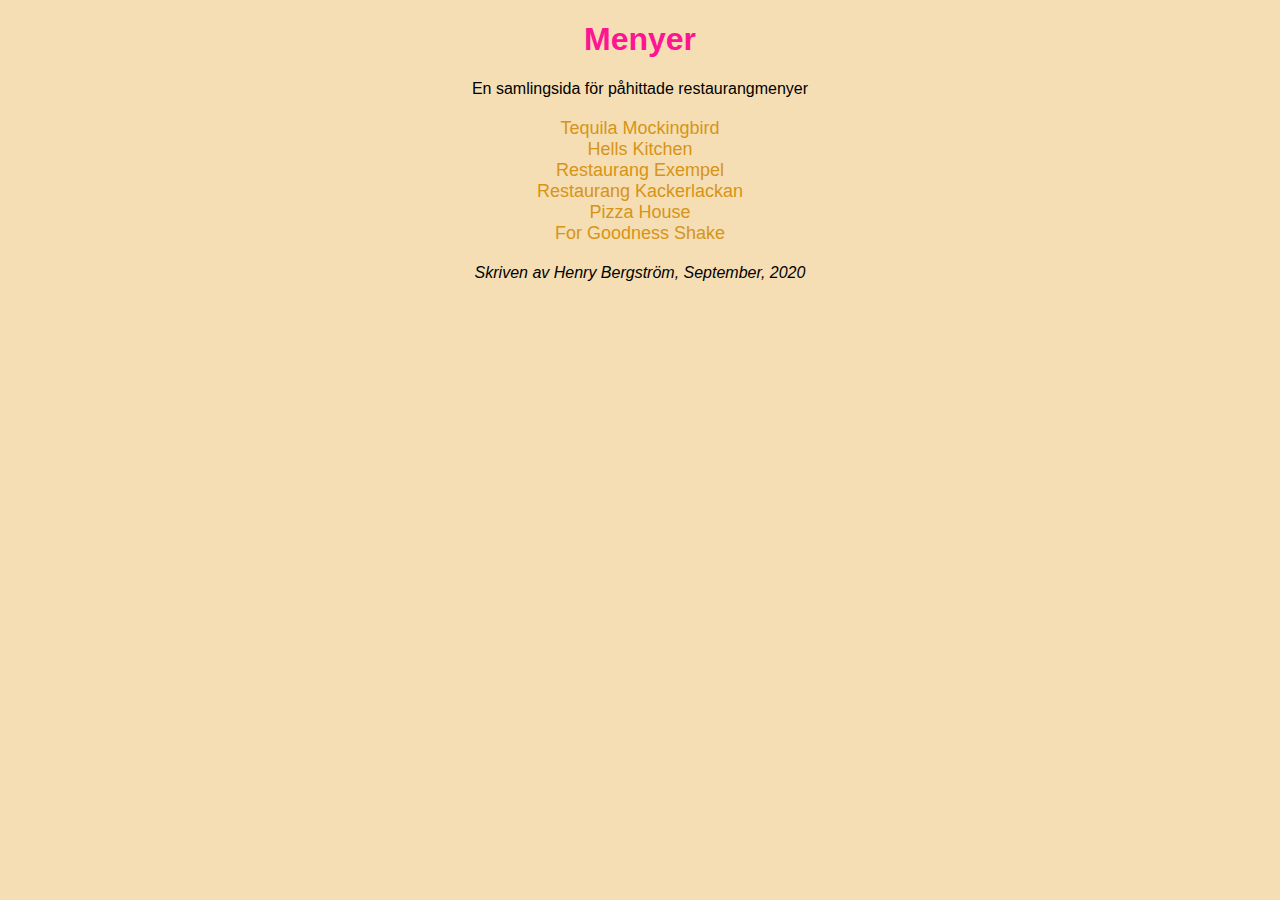
<file: index.html>
<!DOCTYPE html>
<html lang="en">
    <head>
        <meta charset="UTF-8" />
        <meta name="viewport" content="width=device-width, initial-scale=1.0" />
        <link rel="stylesheet" href="style.css" />
        <title>Glimåkra Webbutvecklare Restaurangmenyer</title>
    </head>
    <body>
        <header>
            <h1>Menyer</h1>
            <p>En samlingsida för påhittade restaurangmenyer</p>
        </header>
        <main>
            <ul>
                <li>
                    <a href="menyer/tequilaMockingbird/index.html">Tequila Mockingbird</a>
                </li>
                <li>
                    <a href="menyer/hellskitchen/index.html">Hells Kitchen</a>
                </li>
                <li>
                    <a href="menyer/exempel/index.html">Restaurang Exempel</a>
                </li>
                <li>
                  <a href="menyer/kackerlackan/index.html">Restaurang Kackerlackan</a>
                </li>
                 <li>
                    <a href="menyer/pizza_house/pizza_house.html">Pizza House</a>
                </li>
                <li>
                    <a href="menyer/for_goodness_shake/index.html">For Goodness Shake</a>
                </li>
            </ul>
        </main>
        <footer>
            <cite>Skriven av Henry Bergström, September, 2020</cite>
        </footer>
    </body>
</html>
</file>
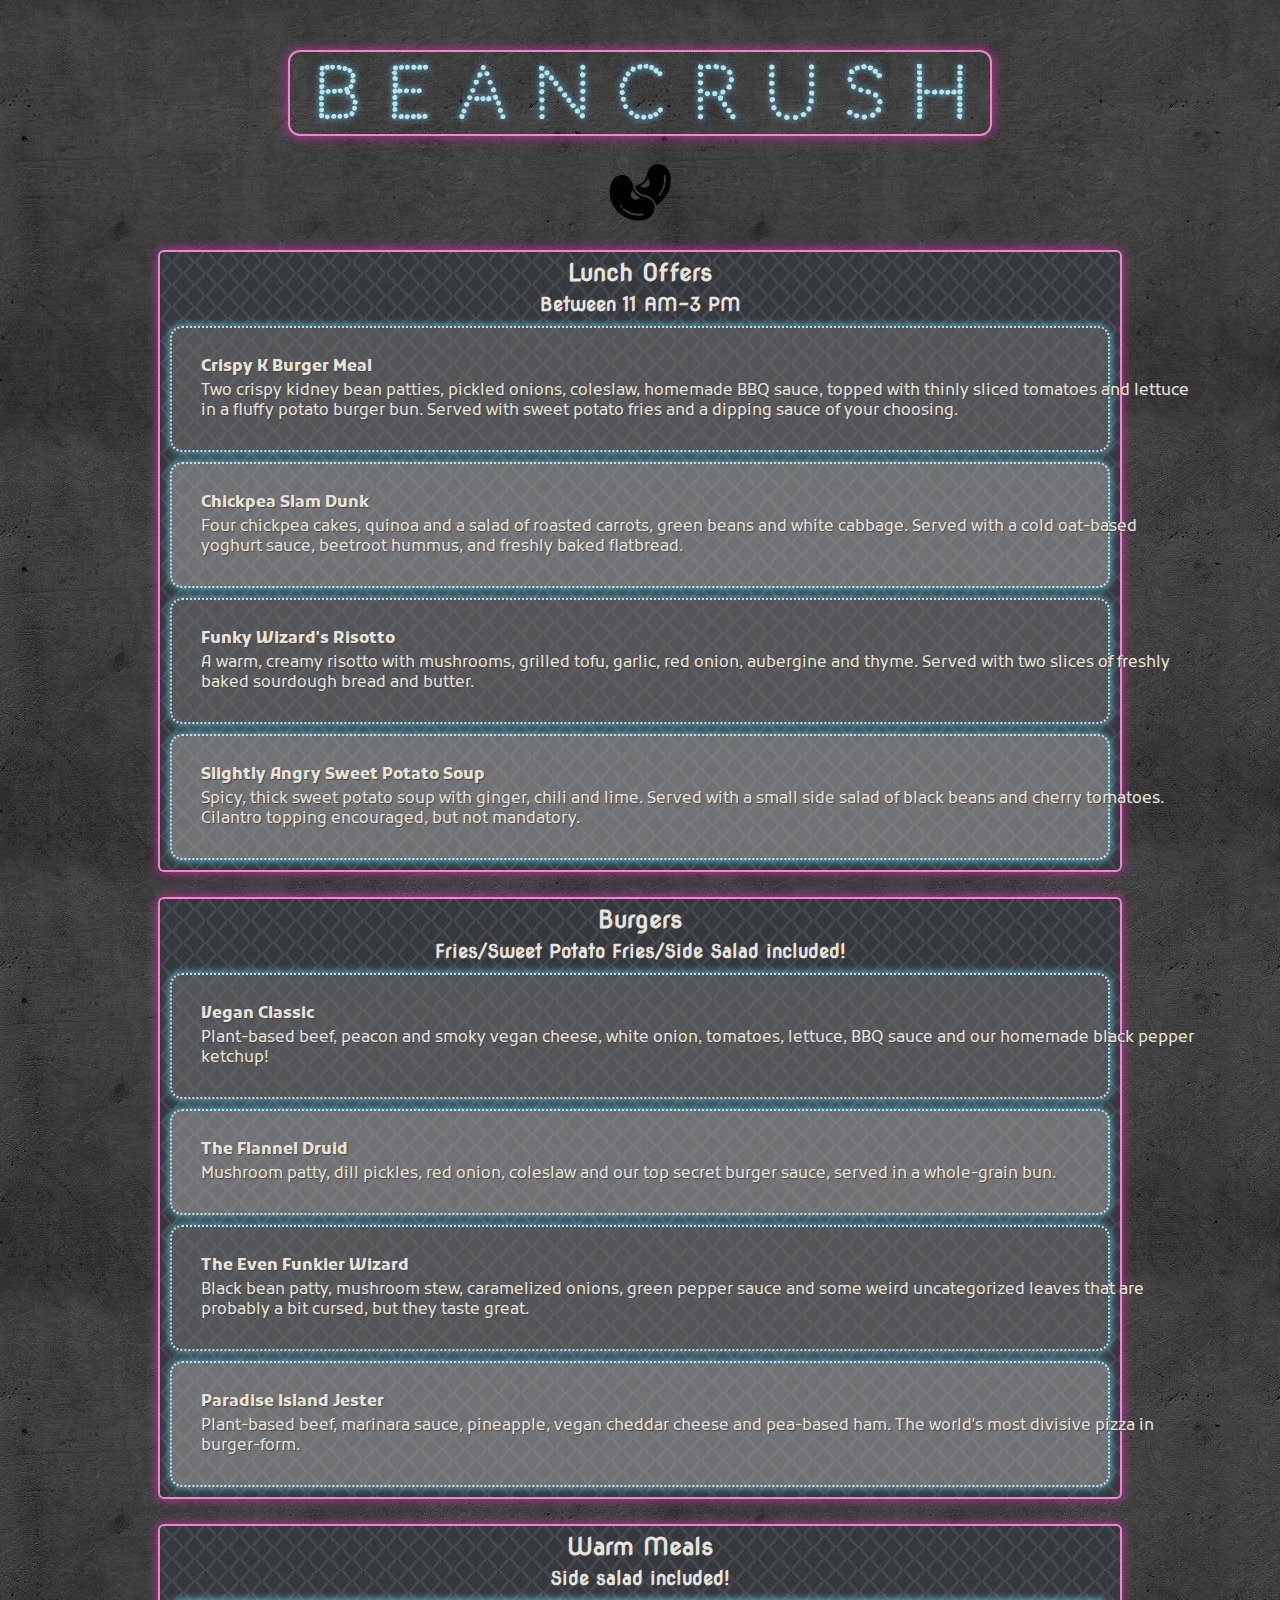
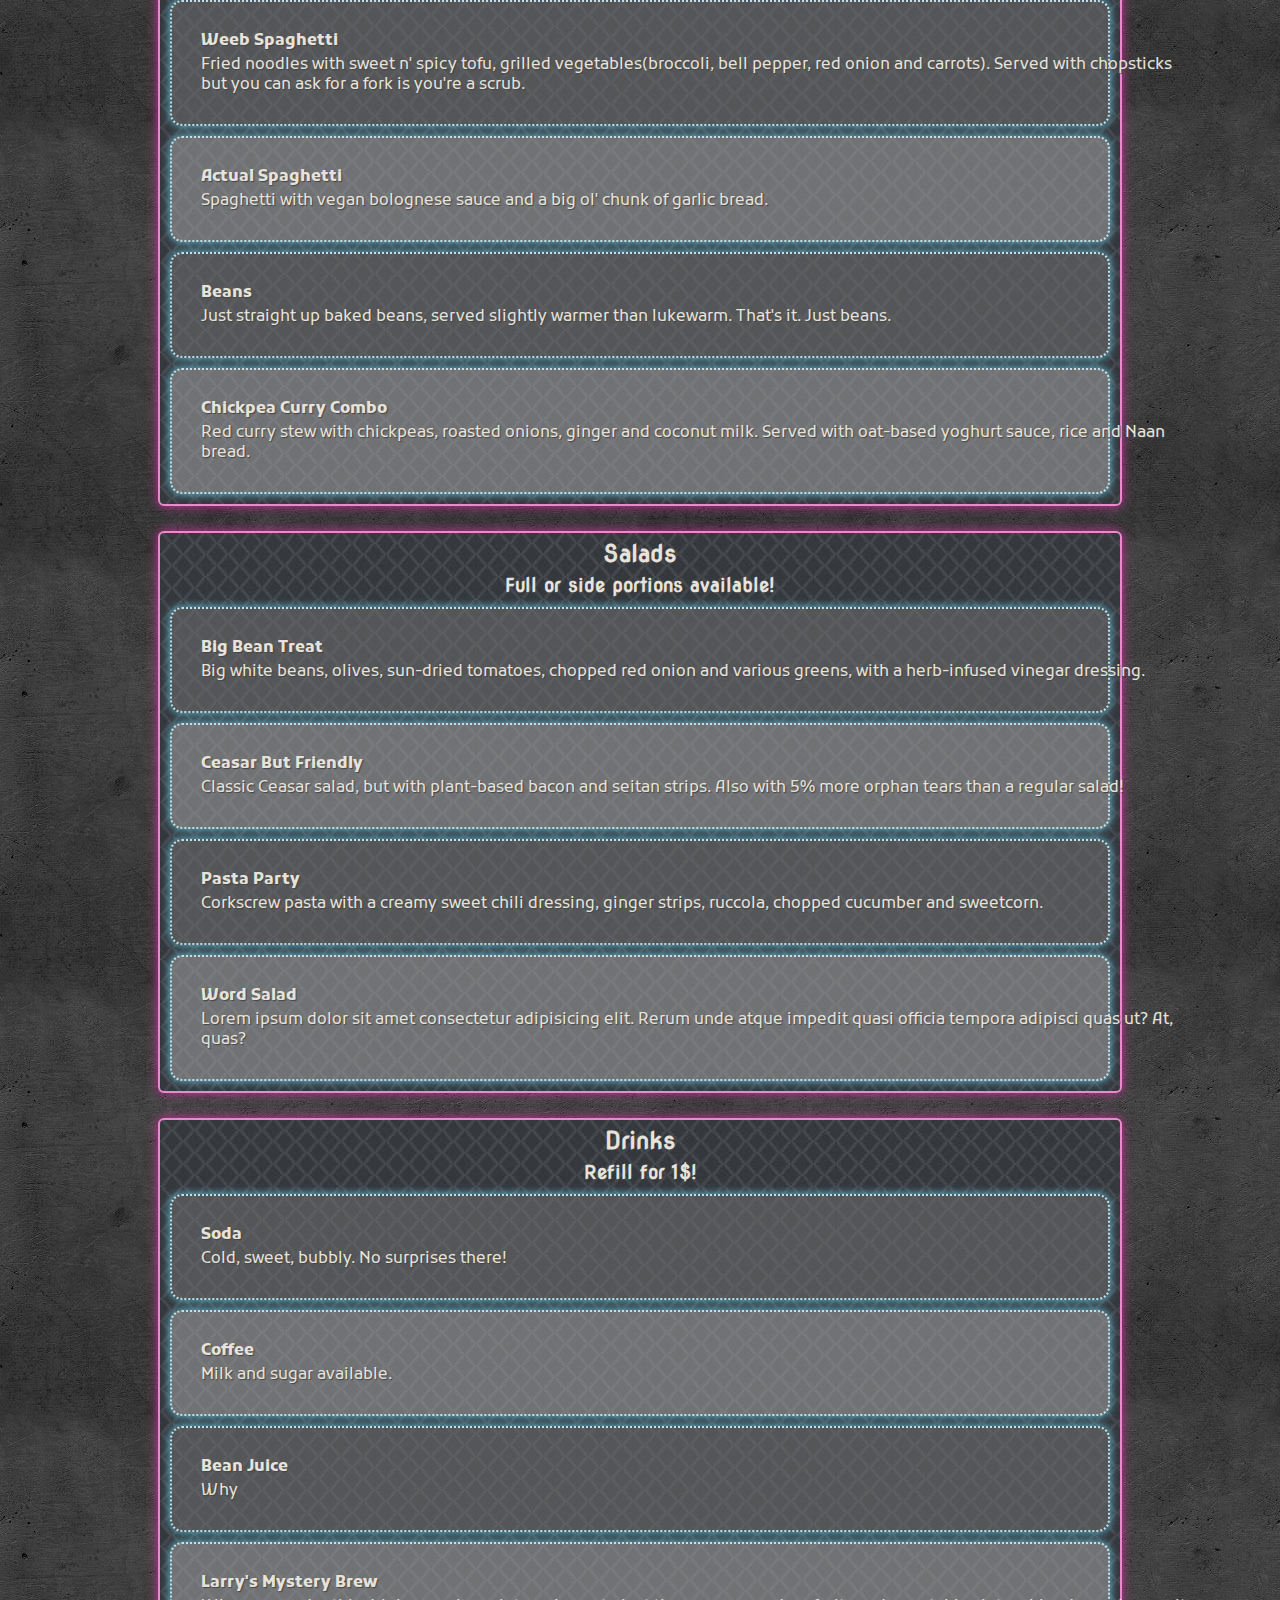
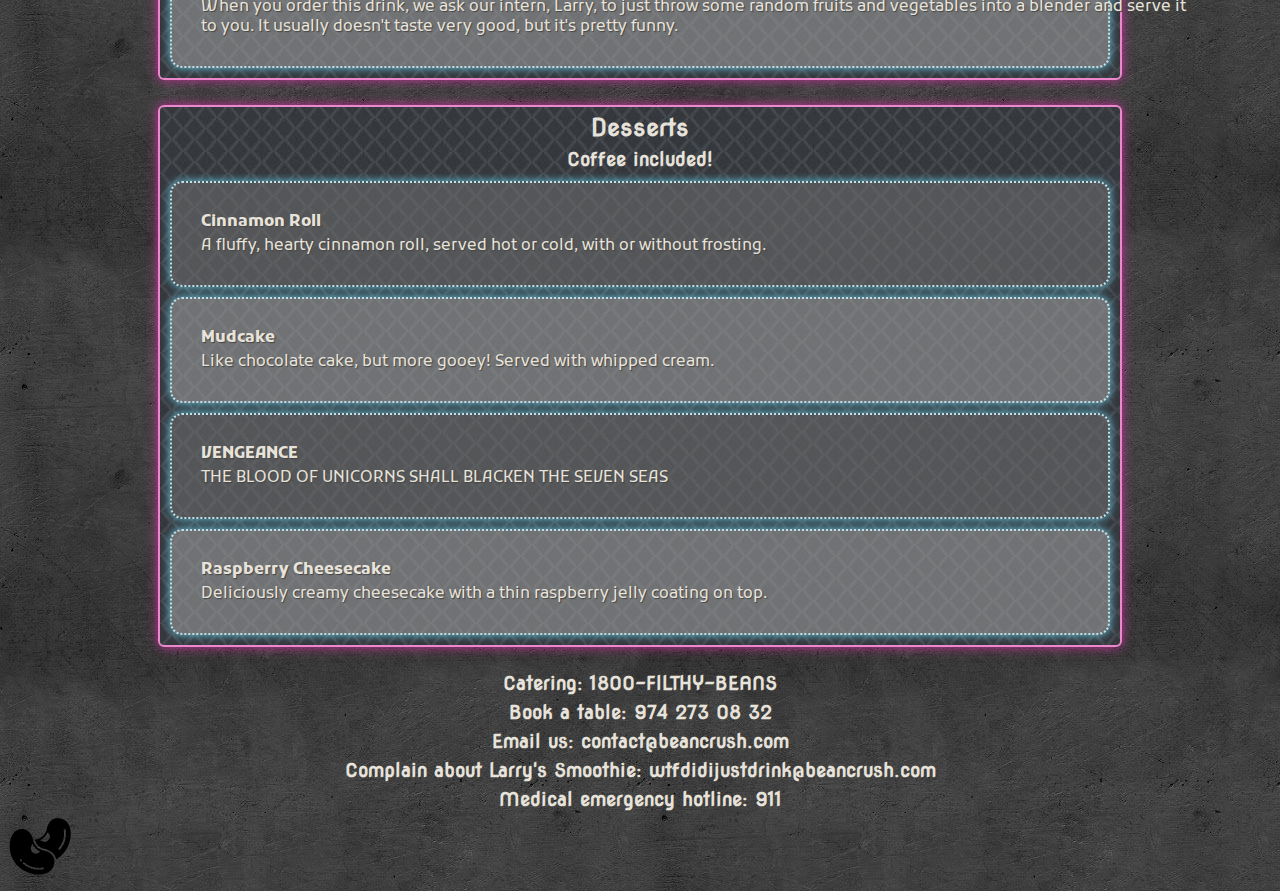
<file: menyer/beancrush/index.html>
<!DOCTYPE html>
<html lang="en">
<head>
    <meta charset="UTF-8">
    <meta name="viewport" content="width=device-width, initial-scale=1.0">
    <title>Beancrush: Menu</title>
    <link rel="stylesheet" href="beancrush_style.css">
</head>
<body>
    <header>
        <div id="header_label">
            <h1>B E A N C R U S H</h1>
        </div>
        <div id="header_image">
            <img src="img_beans.png" alt="Beancrush logo" width="64">
        </div>
    </header>
    <section>
        <div>
            <h2>Lunch Offers</h2>
            <h3>Between 11 AM-3 PM</h3>
        </div>
        <div>
            <div class="food_item_1">
                <h4>Crispy K Burger Meal</h4>
                <p>Two crispy kidney bean patties, pickled onions, coleslaw, homemade BBQ sauce, topped with thinly sliced tomatoes and lettuce in a fluffy potato burger bun. Served with sweet potato fries and a dipping sauce of your choosing.</p>
                <h4 class="price"></h4>
            </div>
            <div class="food_item_2">
                <h4>Chickpea Slam Dunk</h4>
                <p>Four chickpea cakes, quinoa and a salad of roasted carrots, green beans and white cabbage. Served with a cold oat-based yoghurt sauce, beetroot hummus, and freshly baked flatbread.</p>
                <h4 class="price"></h4>
            </div>
            <div class="food_item_1">
                <h4>Funky Wizard's Risotto</h4>
                <p>A warm, creamy risotto with mushrooms, grilled tofu, garlic, red onion, aubergine and thyme. Served with two slices of freshly baked sourdough bread and butter.</p>
                <h4 class="price"></h4>
            </div>
            <div class="food_item_2">
                <h4>Slightly Angry Sweet Potato Soup</h4>
                <p>Spicy, thick sweet potato soup with ginger, chili and lime. Served with a small side salad of black beans and cherry tomatoes. Cilantro topping encouraged, but not mandatory.</p>
                <h4 class="price"></h4>
            </div>
        </div>
    </section>
    <section>
        <div>
            <h2>Burgers</h2>
            <h3>Fries/Sweet Potato Fries/Side Salad included!</h3>
        </div>
        <div>
            <div class="food_item_1">
                <h4>Vegan Classic</h4>
                <p>Plant-based beef, peacon and smoky vegan cheese, white onion, tomatoes, lettuce, BBQ sauce and our homemade black pepper ketchup!</p>
                <h4 class="price"></h4>
            </div>
            <div class="food_item_2">
                <h4>The Flannel Druid</h4>
                <p>Mushroom patty, dill pickles, red onion, coleslaw and our top secret burger sauce, served in a whole-grain bun.</p>
                <h4 class="price"></h4>
            </div>
            <div class="food_item_1">
                <h4>The Even Funkier Wizard</h4>
                <p>Black bean patty, mushroom stew, caramelized onions, green pepper sauce and some weird uncategorized leaves that are probably a bit cursed, but they taste great.</p>
                <h4 class="price"></h4>
            </div>
            <div class="food_item_2">
                <h4>Paradise Island Jester</h4>
                <p>Plant-based beef, marinara sauce, pineapple, vegan cheddar cheese and pea-based ham. The world's most divisive pizza in burger-form.</p>
                <h4 class="price"></h4>
            </div>
        </div>
    </section>
    <section>
        <div>
            <h2>Warm Meals</h2>
            <h3>Side salad included!</h3>
        </div>
        <div>
            <div class="food_item_1">
                <h4>Weeb Spaghetti</h4>
                <p>Fried noodles with sweet n' spicy tofu, grilled vegetables(broccoli, bell pepper, red onion and carrots). Served with chopsticks but you can ask for a fork is you're a scrub.</p>
                <h4 class="price"></h4>
            </div>
            <div class="food_item_2">
                <h4>Actual Spaghetti</h4>
                <p>Spaghetti with vegan bolognese sauce and a big ol' chunk of garlic bread.</p>
                <h4 class="price"></h4>
            </div>
            <div class="food_item_1">
                <h4>Beans</h4>
                <p>Just straight up baked beans, served slightly warmer than lukewarm. That's it. Just beans.</p>
                <h4 class="price"></h4>
            </div>
            <div class="food_item_2">
                <h4>Chickpea Curry Combo</h4>
                <p>Red curry stew with chickpeas, roasted onions, ginger and coconut milk. Served with oat-based yoghurt sauce, rice and Naan bread.</p>
                <h4 class="price"></h4>
            </div>
        </div>
    </section>
    <section>
        <div>
            <h2>Salads</h2>
            <h3>Full or side portions available!</h3>
        </div>
        <div>
            <div class="food_item_1">
                <h4>Big Bean Treat</h4>
                <p>Big white beans, olives, sun-dried tomatoes, chopped red onion and various greens, with a herb-infused vinegar dressing.</p>
                <h4 class="price"></h4>
            </div>
            <div class="food_item_2">
                <h4>Ceasar But Friendly</h4>
                <p>Classic Ceasar salad, but with plant-based bacon and seitan strips. Also with 5% more orphan tears than a regular salad!</p>
                <h4 class="price"></h4>
            </div>
            <div class="food_item_1">
                <h4>Pasta Party</h4>
                <p>Corkscrew pasta with a creamy sweet chili dressing, ginger strips, ruccola, chopped cucumber and sweetcorn.</p>
                <h4 class="price"></h4>
            </div>
            <div class="food_item_2">
                <h4>Word Salad</h4>
                <p>Lorem ipsum dolor sit amet consectetur adipisicing elit. Rerum unde atque impedit quasi officia tempora adipisci quas ut? At, quas?</p>
                <h4 class="price"></h4>
            </div>
        </div>
    </section>
    <section>
        <div>
            <h2>Drinks</h2>
            <h3>Refill for 1$!</h3>
        </div>
        <div>
            <div class="food_item_1">
                <h4>Soda</h4>
                <p>Cold, sweet, bubbly. No surprises there!</p>
                <h4 class="price"></h4>
            </div>
            <div class="food_item_2">
                <h4>Coffee</h4>
                <p>Milk and sugar available.</p>
                <h4 class="price"></h4>
            </div>
            <div class="food_item_1">
                <h4>Bean Juice</h4>
                <p>Why</p>
                <h4 class="price"></h4>
            </div>
            <div class="food_item_2">
                <h4>Larry's Mystery Brew</h4>
                <p>When you order this drink, we ask our intern, Larry, to just throw some random fruits and vegetables into a blender and serve it to you. It usually doesn't taste very good, but it's pretty funny.</p>
                <h4 class="price"></h4>
            </div>
        </div>
    </section>
    <section>
        <div>
            <h2>Desserts</h2>
            <h3>Coffee included!</h3>
        </div>
        <div>
            <div class="food_item_1">
                <h4>Cinnamon Roll</h4>
                <p>A fluffy, hearty cinnamon roll, served hot or cold, with or without frosting.</p>
                <h4 class="price"></h4>
            </div>
            <div class="food_item_2">
                <h4>Mudcake</h4>
                <p>Like chocolate cake, but more gooey! Served with whipped cream.</p>
                <h4 class="price"></h4>
            </div>
            <div class="food_item_1">
                <h4>VENGEANCE</h4>
                <p>THE BLOOD OF UNICORNS SHALL BLACKEN THE SEVEN SEAS</p>
                <h4 class="price"></h4>
            </div>
            <div class="food_item_2">
                <h4>Raspberry Cheesecake</h4>
                <p>Deliciously creamy cheesecake with a thin raspberry jelly coating on top.</p>
                <h4 class="price"></h4>
            </div>
        </div>
    </section>
    <footer>
        <div>
            <h3>Catering: 1800-FILTHY-BEANS</h3>
            <h3>Book a table: 974 273 08 32</h3>
            <h3>Email us: contact@beancrush.com</h3>
            <h3>Complain about Larry's Smoothie: wtfdidijustdrink@beancrush.com</h3>
            <h3>Medical emergency hotline: 911</h3>
        </div>
        <div>
            <img src="img_beans.png" alt="Beancrush Logo" width="64">
        </div>
    </footer>
</body>
</html>
</file>
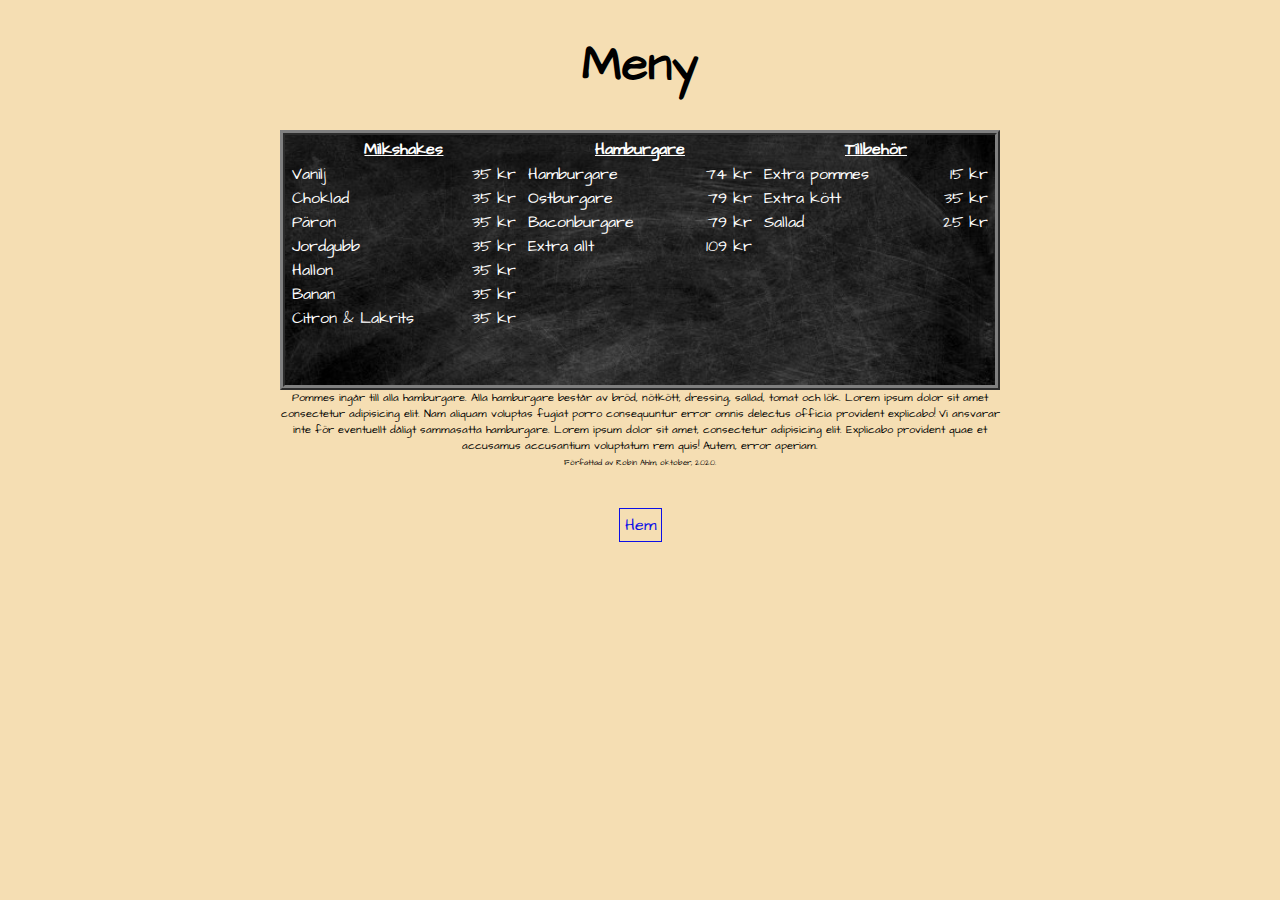
<file: menyer/for_goodness_shake/index.html>
<!DOCTYPE html>
<html lang="sv">

<head>
    <meta charset="UTF-8">
    <meta name="viewport" content="width=device-width, initial-scale=1.0">
    <title>For Goodness Shake Meny</title>
    <link rel="stylesheet" href="style.css">
    <link href="https://fonts.googleapis.com/css2?family=Architects+Daughter&display=swap" rel="stylesheet">
<style> 

</style>
</head>

<body>
    <main>
        <h1>Meny</h1>
        <section class="menu">
            <table>
                <tr>
                    <th colspan="2">Milkshakes</th>
                    <th colspan="2">Hamburgare</th>
                    <th colspan="2">Tillbehör</th>
                </tr>
                <tr>
                    <td>Vanilj</td>
                    <td>35 kr</td>
                    <td>Hamburgare</td>
                    <td>74 kr</td>
                    <td>Extra pommes</td>
                    <td>15 kr</td>
                </tr>
                <tr>
                    <td>Choklad</td>
                    <td>35 kr</td>
                    <td>Ostburgare</td>
                    <td>79 kr</td>
                    <td>Extra kött</td>
                    <td>35 kr</td>
                </tr>
                <tr>
                    <td>Päron</td>
                    <td>35 kr</td>
                    <td>Baconburgare</td>
                    <td>79 kr</td>
                    <td>Sallad</td>
                    <td>25 kr</td>
                </tr>
                <tr>
                    <td>Jordgubb</td>
                    <td>35 kr</td>
                    <td>Extra allt</td>
                    <td>109 kr</td>
                </tr>
                <tr>
                    <td>Hallon</td>
                    <td>35 kr</td>
                </tr>
                <tr>
                    <td>Banan</td>
                    <td>35 kr</td>
                </tr>
                <tr>
                    <td>Citron & Lakrits</td>
                    <td>35 kr</td>
                </tr>
            </table>
        </section>
        <p class="fine-print">
            Pommes ingår till alla hamburgare. Alla hamburgare består av bröd, nötkött, dressing, sallad, tomat och lök. Lorem ipsum dolor sit amet consectetur adipisicing elit. Nam aliquam voluptas fugiat porro consequuntur error omnis delectus officia provident explicabo! Vi ansvarar inte för eventuellt dåligt sammasatta hamburgare. Lorem ipsum dolor sit amet, consectetur adipisicing elit. Explicabo provident quae et accusamus accusantium voluptatum rem quis! Autem, error aperiam. <br>
            <small>Författad av Robin Ahlm, oktober, 2020.</small>
        </p>
    </main>
    <footer>
        <br><br>
        <a href="../../index.html">Hem</a>
    </footer>
</body>

</html>
</file>
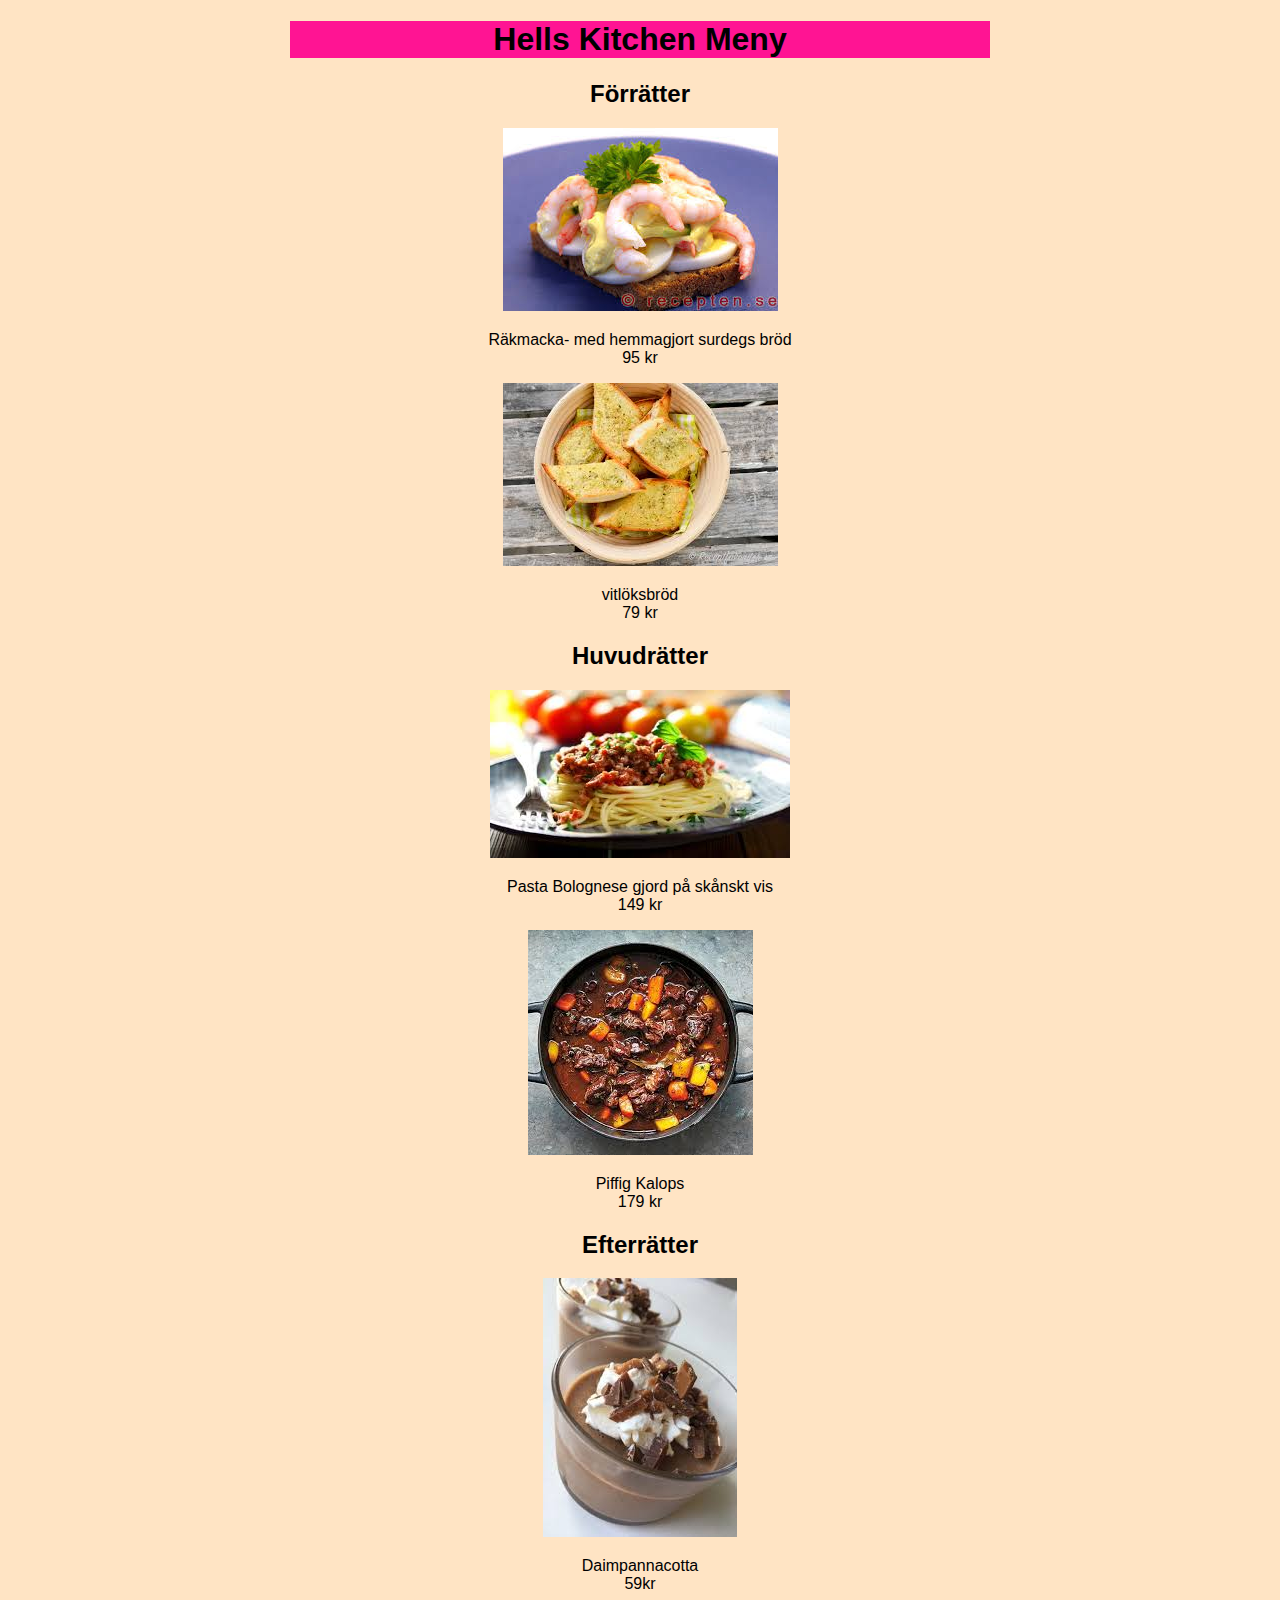
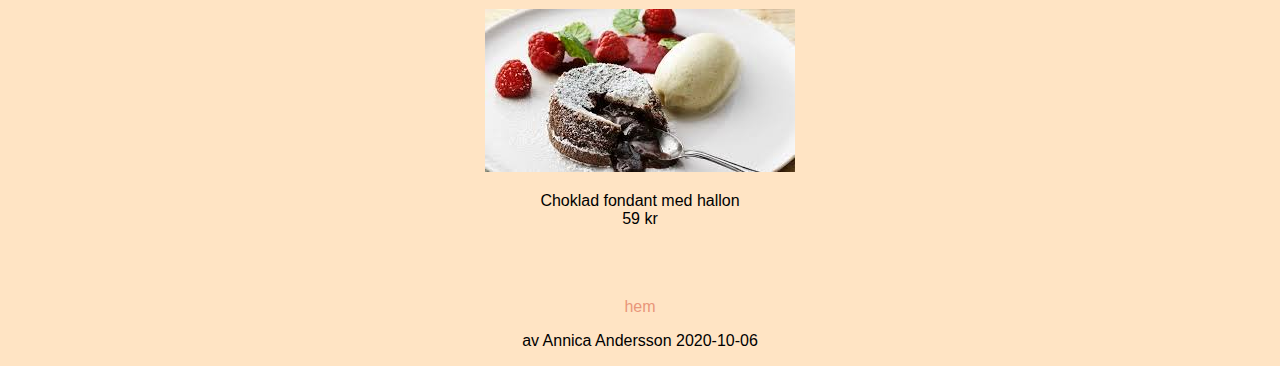
<file: menyer/hellskitchen/index.html>
<!DOCTYPE html>
<html lang="sv">
<head>
    <meta charset="UTF-8">
    <meta name="viewport" content="width=device-width, initial-scale=1.0">
    <title>Hells Kitchen</title> 
    <link rel="stylesheet" href="style.css">
</head>
<body>
    <header>
        <h1>Hells Kitchen Meny</h1>
    </header>
    <main>
        <div>
            <h2>Förrätter</h2>
            <article>
                <img src="rakmacka.jpg" alt="logo">
                <p>Räkmacka- med hemmagjort surdegs bröd <br> 95 kr</p>
                </article>
            <article>
                <img src="vitloksbrod.jpg" alt="logo">
                <p>
                    vitlöksbröd <br> 79 kr
                </p>
            </article>
        </div>
        <div>
            <h2>Huvudrätter</h2>
            <article>
                <img src="pasta.jpg" alt="logo">
                <p>
                    Pasta Bolognese gjord på skånskt vis <br> 149 kr
                </p> 
            </article>
            <article>
                <img src="kalops.jpg" alt="logo">
                <p>
                    Piffig Kalops <br> 179 kr
                </p>
            </article>
        </div>
        <div>
            <h2>Efterrätter</h2>
            <article>
                <img src="pannacotta.jpg" alt="logo">
                <p>
                    Daimpannacotta <br> 59kr
                </p>
            </article>
            <article>
                <img src="chokladfondant.jpg" alt="logo">
                <p>
                    Choklad fondant med hallon <br> 59 kr 
                </p>
            </article>
        </div>
    </main> <br> <br> <br>
    <footer>
        <a href="../../index.html">hem</a>
        <p> av Annica Andersson 2020-10-06</p>
    </footer>
</body>
</html>
</file>
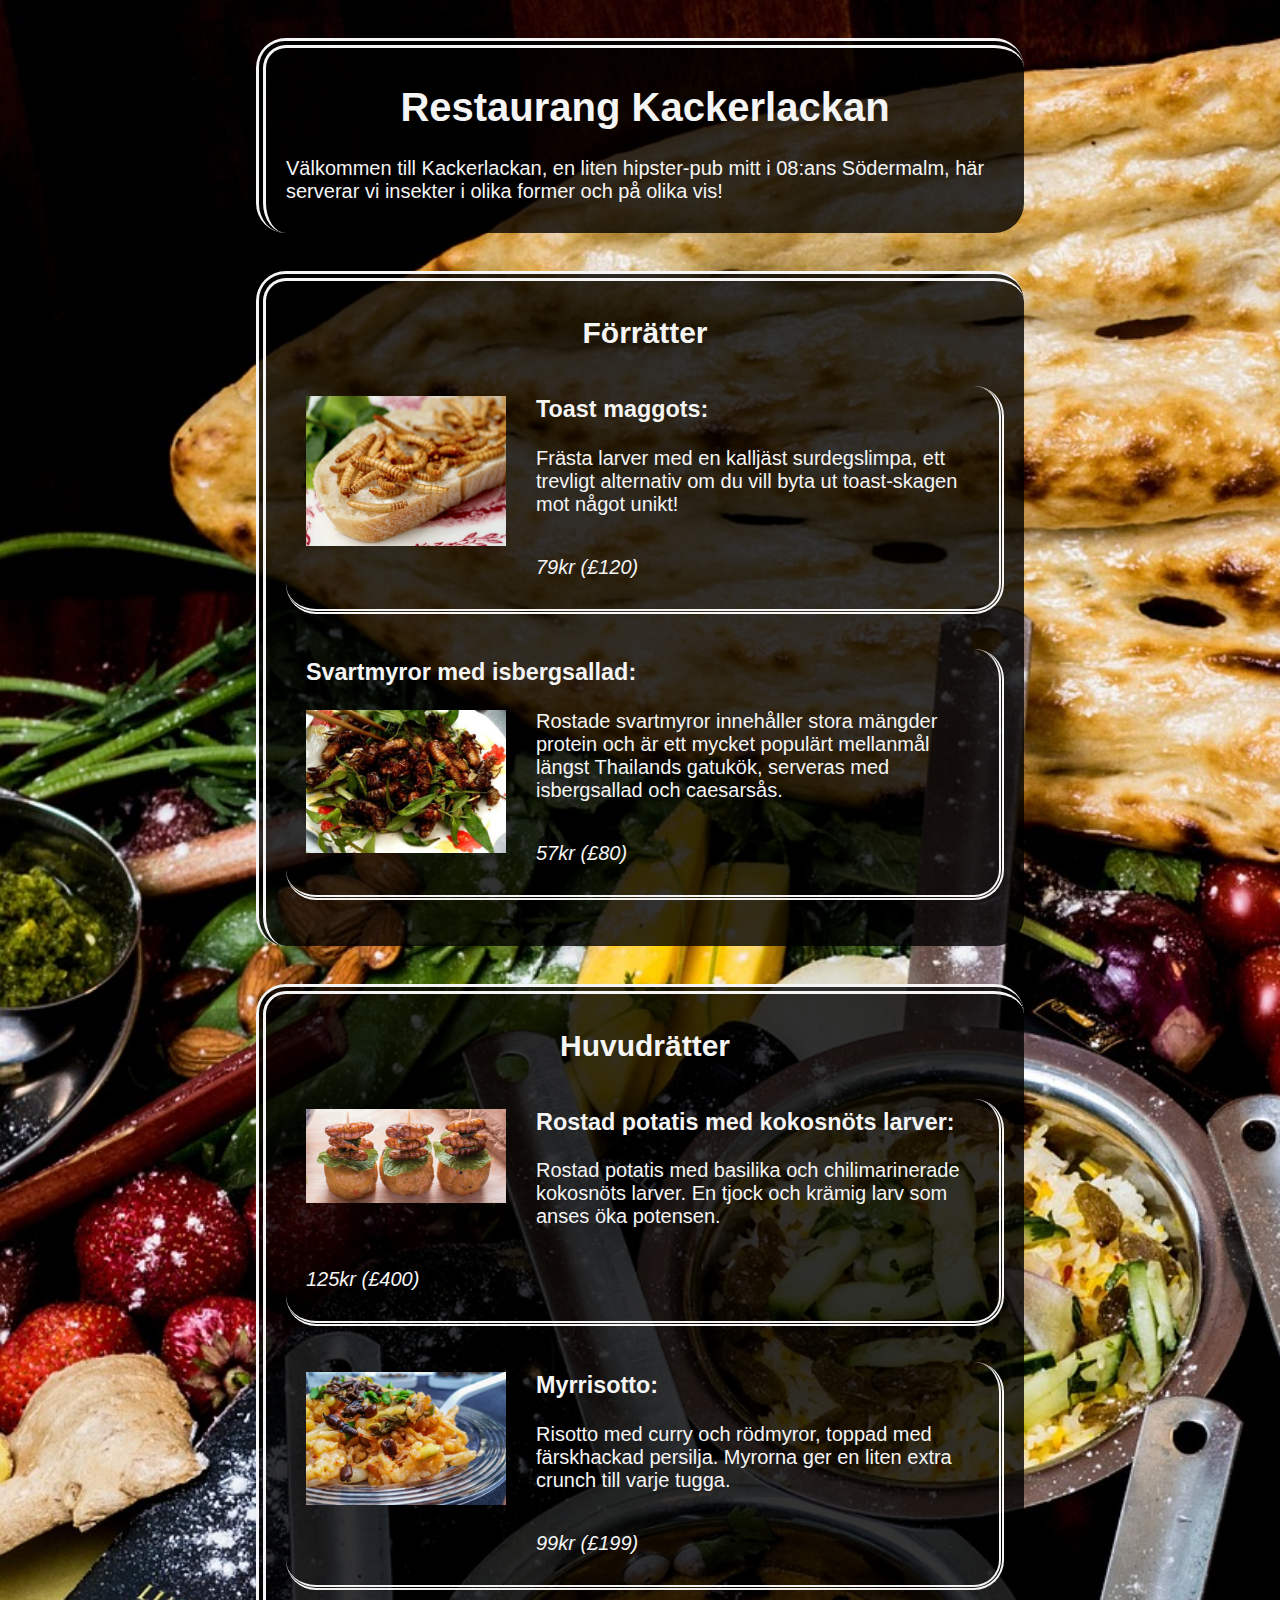
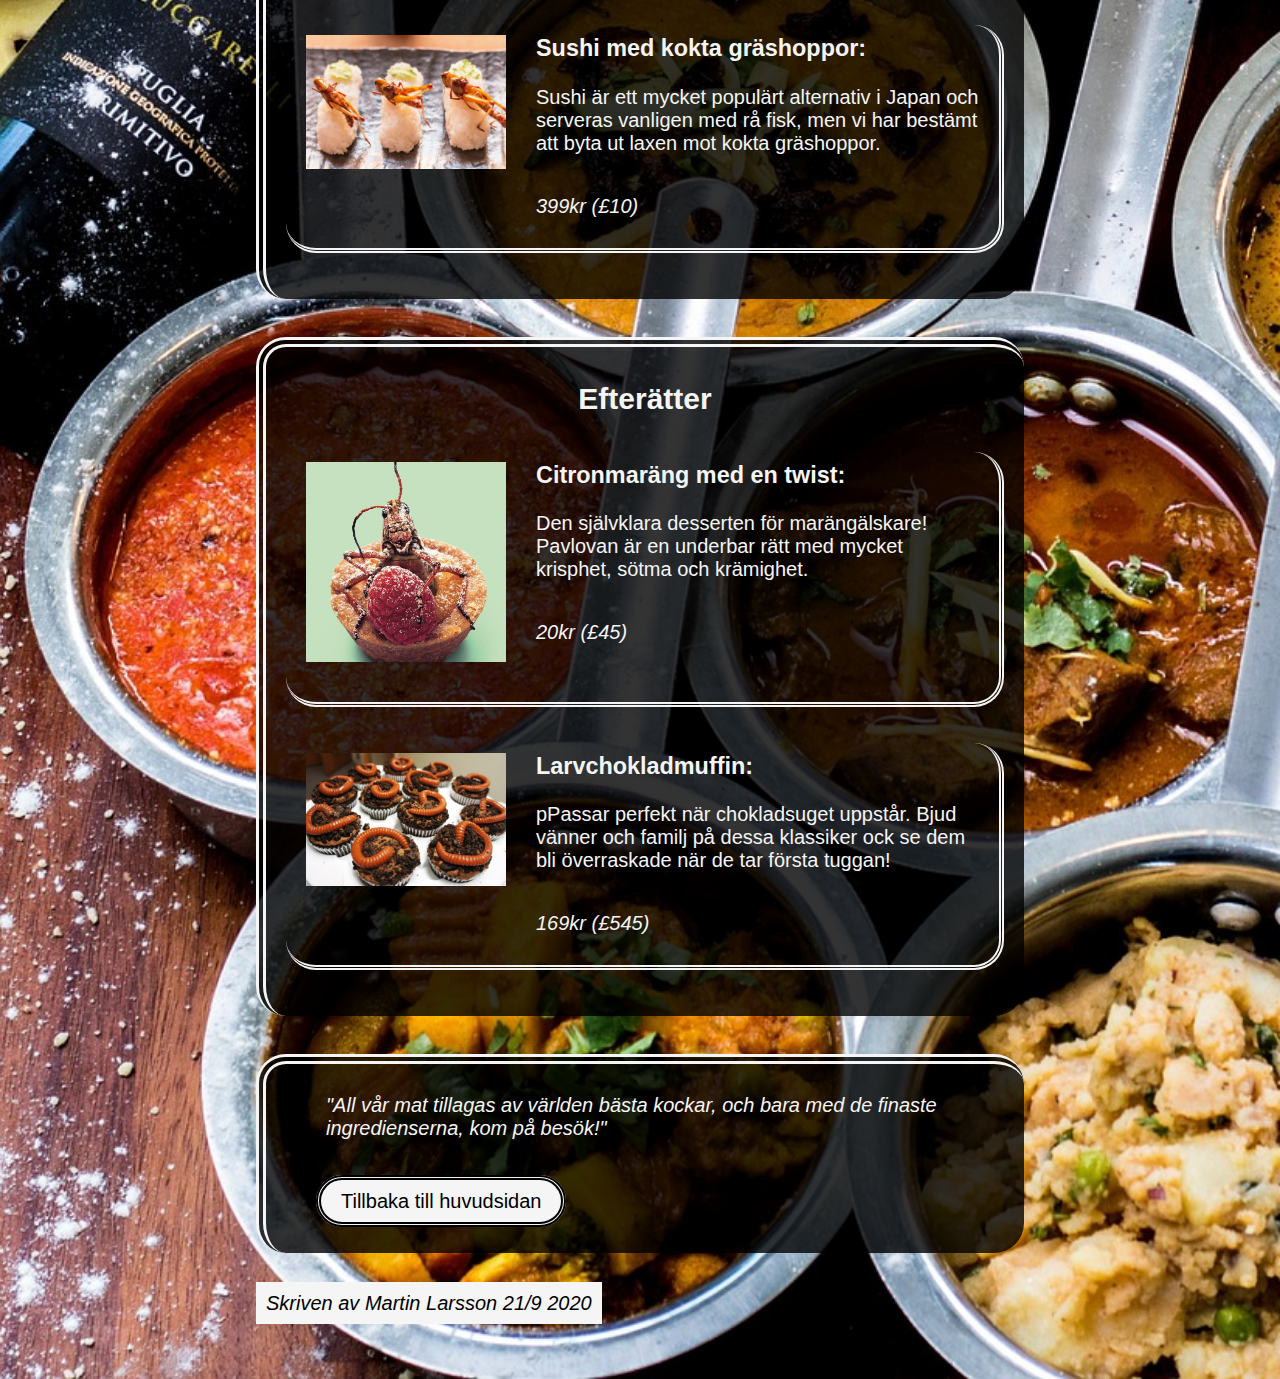
<file: menyer/kackerlackan/index.html>
<!DOCTYPE html>
<html lang="sv">

<head>
    <meta charset="UTF-8">
    <meta name="viewport" content="width=device-width, initial-scale=1.0">
    <title>Kackerlackan</title>
    <link rel="stylesheet" href="stylesheet.css">
</head>

<body>
    <header class="black-opacity-boxes">
        <h1>Restaurang Kackerlackan</h1>
        <p>Välkommen till Kackerlackan, en liten hipster-pub mitt i 08:ans Södermalm, här serverar vi insekter i
            olika former och på olika vis!</p>
    </header>
    <main>
        <section id="forratter" class="black-opacity-boxes">
            <h2>Förrätter</h2>

            <div class="item">
                <img src="assets/toastmaggot.jpg" title="En macka med larver" alt="En macka med larver" width="200">
                <h3>Toast maggots:</h3>
                <p>Frästa larver med en kalljäst surdegslimpa, ett trevligt alternativ om du vill byta ut
                    toast-skagen mot något unikt!</p>
                <p class="pris">79kr (£120)</p>
            </div>
            <div class="item">
                <h3>Svartmyror med isbergsallad:</h3>
                <img src="assets/myrsallad.jpg" alt="Sallad med svartmyror" width="200">
                <p>Rostade svartmyror innehåller stora mängder protein och är ett mycket populärt mellanmål längst
                    Thailands gatukök, serveras med isbergsallad och caesarsås.</p>
                <p class="pris">57kr (£80)</p>
            </div>

        </section>
        <section id="huvudratter" class="black-opacity-boxes">
            <h2>Huvudrätter</h2>

            <div class="item">

                <img src="assets/larvpotatis.png" alt="Rostad potatis med kokosnöts larver" width="200">
                <h3>Rostad potatis med kokosnöts larver:</h3>
                <p>Rostad potatis med basilika och chilimarinerade kokosnöts larver. En tjock och krämig larv som
                    anses öka potensen.</p>
                <p class="pris">125kr (£400)</p>
            </div>
            <div class="item">
                <img src="assets/myrrissito.jpg" alt="Myrrisotto" width="200">
                <h3>Myrrisotto:</h3>
                <p>Risotto med curry och rödmyror, toppad med färskhackad persilja. Myrorna ger en liten extra
                    crunch till varje tugga.</p>
                <p class="pris">99kr (£199)</p>
            </div>
            <div class="item">
                <img src="assets/grasshopsushi.jpg" alt="Sushi med kokta gräshoppor" width="200">
                <h3>Sushi med kokta gräshoppor:</h3>
                <p>Sushi är ett mycket populärt alternativ i Japan och serveras vanligen med rå fisk, men vi har
                    bestämt att byta ut laxen mot kokta gräshoppor.</p>
                <p class="pris">399kr (£10)</p>
            </div>

        </section>
        <section id="efterratter"  class="black-opacity-boxes">
            <h2>Efterätter</h2>

            <div class="item">
                <img src="assets/grasshoppbulle.jpg" alt="Citronmaräng med en twist" width="200">
                <h3>Citronmaräng med en twist:</h3>
                <p>Den självklara desserten för marängälskare! Pavlovan är en underbar rätt med mycket krisphet,
                    sötma och krämighet.</p>
                <p class="pris">20kr (£45)</p>
            </div>
            <div class="item">
                <img src="assets/larvmuffin.jpg" alt="Larvchokladmuffin" width="200">
                <h3>Larvchokladmuffin:</h3>
                <p>pPassar perfekt när chokladsuget uppstår. Bjud vänner och familj på dessa klassiker ock se dem bli
                    överraskade när de tar första tuggan!</p>
                <p class="pris">169kr (£545)</p>
            </div>

        </section>
    </main>
    <footer class="black-opacity-boxes">
        <div class="flexbox">
            <div id="info_om_kackerlackan">
                <!-- Id används ej-->
                <blockquote><i>"All vår mat tillagas av världen bästa kockar, och bara med de finaste ingredienserna,
                        kom på besök!"</i></blockquote>

            </div>
            <nav id="nav-huvudsida">
                <a href="../../index.html">Tillbaka till huvudsidan</a>
            </nav>
        </div>
    </footer>
    <cite>Skriven av Martin Larsson 21/9 2020</cite>
</body>

</html>
</file>
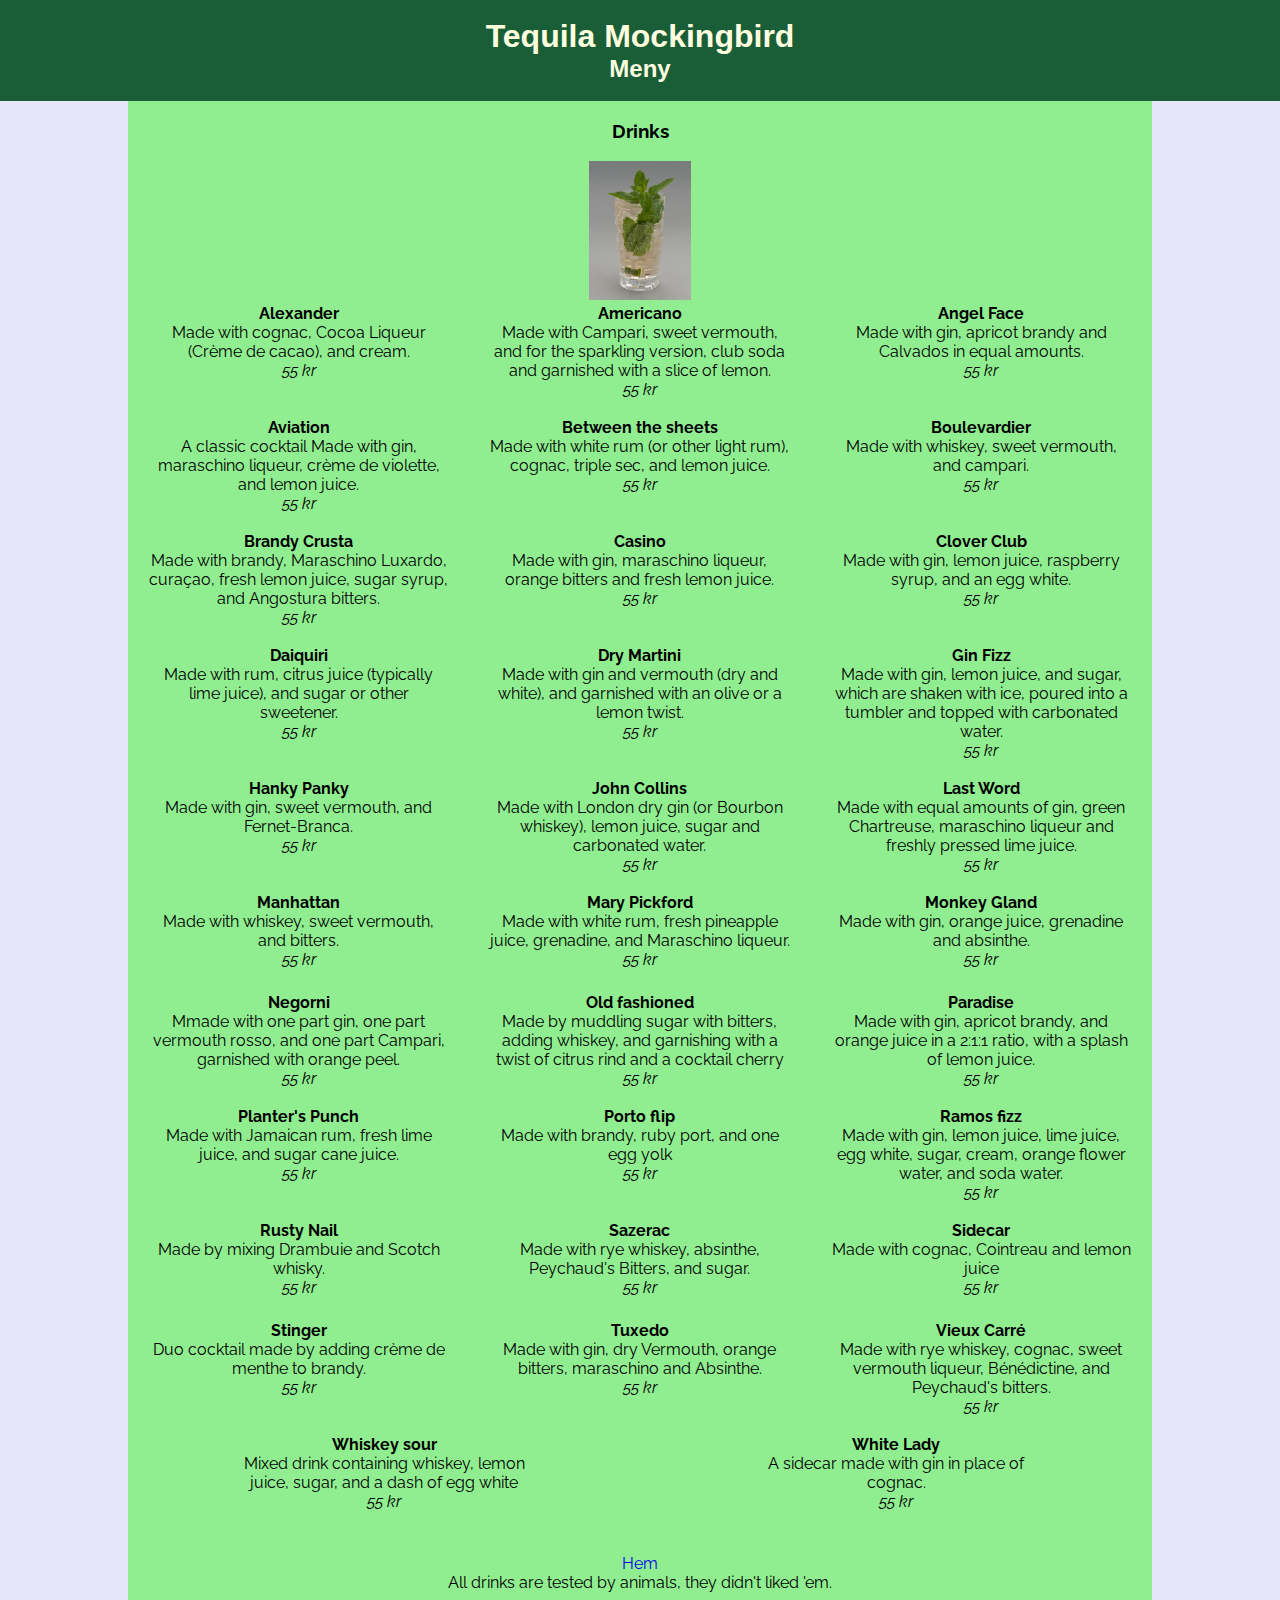
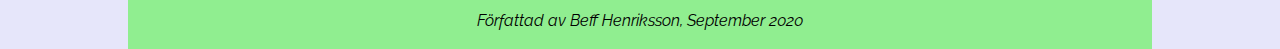
<file: menyer/tequilaMockingbird/index.html>
<!DOCTYPE html>
<html lang="en">
<head>
    <meta charset="UTF-8">
    <meta name="viewport" content="width=device-width, initial-scale=1.0">
    <link rel="stylesheet" href="style.css">
    <link href="https://fonts.googleapis.com/css2?family=Raleway&display=swap" rel="stylesheet">
    <title>Tequila Mockingbird</title>
</head>
<body>
    <header>
        <br>
        <h1>Tequila Mockingbird</h1>
        <h2>Meny</h2>
        <br>
    </header>
    <main>
        <br>
        <h3>Drinks</h3>
        <br>
        <img src="./img/img.jpeg" alt="bild">
        <br>
        <div class="drinkitems">
            <article>
                <h4>Alexander</h4>
                <p>Made with cognac, Cocoa Liqueur (Crème de cacao), and cream.</p>
                <p><i>55 kr</i></p>
                <br>
            </article>
            <article>
                <h4>Americano</h4>
                <p>Made with Campari, sweet vermouth, and for the sparkling version, club soda and garnished with a slice of lemon.</p>
                <p><i>55 kr</i></p>
                <br>
            </article>
            <article>
                <h4>Angel Face</h4>
                <p>Made with gin, apricot brandy and Calvados in equal amounts.</p>
                <p><i>55 kr</i></p>
                <br>
            </article>
            <article>
                <h4>Aviation</h4>
                <p>A classic cocktail Made with gin, maraschino liqueur, crème de violette, and lemon juice.</p>
                <p><i>55 kr</i></p>
                <br>
            </article>
            <article>
                <h4>Between the sheets</h4>
                <p>Made with white rum (or other light rum), cognac, triple sec, and lemon juice.</p>
                <p><i>55 kr</i></p>
                <br>
            </article>
            <article>
                <h4>Boulevardier</h4>
                <p>Made with whiskey, sweet vermouth, and campari.</p>
                <p><i>55 kr</i></p>
                <br>
            </article>
            <article>
                <h4>Brandy Crusta</h4>
                <p>Made with brandy, Maraschino Luxardo, curaçao, fresh lemon juice, sugar syrup, and Angostura bitters.</p>
                <p><i>55 kr</i></p>
                <br>
            </article>
            <article>
                <h4>Casino</h4>
                <p>Made with gin, maraschino liqueur, orange bitters and fresh lemon juice.</p>
                <p><i>55 kr</i></p>
                <br>
            </article>
            <article>
                <h4>Clover Club</h4>
                <p>Made with gin, lemon juice, raspberry syrup, and an egg white.</p>
                <p><i>55 kr</i></p>
                <br>
            </article>
            <article>
                <h4>Daiquiri</h4>
                <p>Made with rum, citrus juice (typically lime juice), and sugar or other sweetener.</p>
                <p><i>55 kr</i></p>
                <br>
            </article>
            <article>
                <h4>Dry Martini</h4>
                <p>Made with gin and vermouth (dry and white), and garnished with an olive or a lemon twist.</p>
                <p><i>55 kr</i></p>
                <br>
            </article>
            <article>
                <h4>Gin Fizz</h4>
                <p>Made with gin, lemon juice, and sugar, which are shaken with ice, poured into a tumbler and topped with carbonated water.</p>
                <p><i>55 kr</i></p>
                <br>
            </article>
            <article>
                <h4>Hanky Panky</h4>
                <p>Made with gin, sweet vermouth, and Fernet-Branca.</p>
                <p><i>55 kr</i></p>
                <br>
            </article>
            <article>
                <h4>John Collins</h4>
                <p>Made with London dry gin (or Bourbon whiskey), lemon juice, sugar and carbonated water.</p>
                <p><i>55 kr</i></p>
                <br>
            </article>
            <article>
                <h4>Last Word</h4>
                <p>Made with equal amounts of gin, green Chartreuse, maraschino liqueur and freshly pressed lime juice.</p>
                <p><i>55 kr</i></p>
                <br>
            </article>
            <article>
                <h4>Manhattan</h4>
                <p>Made with whiskey, sweet vermouth, and bitters.</p>
                <p><i>55 kr</i></p>
                <br>
            </article>
            <article>
                <h4>Mary Pickford</h4>
                <p>Made with white rum, fresh pineapple juice, grenadine, and Maraschino liqueur.</p>
                <p><i>55 kr</i></p>
                <br>
            </article>
            <article>
                <h4>Monkey Gland</h4>
                <p>Made with gin, orange juice, grenadine and absinthe.</p>
                <p><i>55 kr</i></p>
                <br>
            </article>
            <article>
                <h4>Negorni</h4>
                <p>Mmade with one part gin, one part vermouth rosso, and one part Campari, garnished with orange peel.</p>
                <p><i>55 kr</i></p>
                <br>
            </article>
            <article>
                <h4>Old fashioned</h4>
                <p>Made by muddling sugar with bitters, adding whiskey, and garnishing with a twist of citrus rind and a cocktail cherry</p>
                <p><i>55 kr</i></p>
                <br>
            </article>
            <article>
                <h4>Paradise</h4>
                <p>Made with gin, apricot brandy, and orange juice in a 2:1:1 ratio, with a splash of lemon juice.</p>
                <p><i>55 kr</i></p>
                <br>
            </article>
            <article>
                <h4>Planter's Punch</h4>
                <p>Made with Jamaican rum, fresh lime juice, and sugar cane juice.</p>
                <p><i>55 kr</i></p>
                <br>
            </article>
            <article>
                <h4>Porto flip</h4>
                <p>Made with brandy, ruby port, and one egg yolk</p>
                <p><i>55 kr</i></p>
                <br>
            </article>
            <article>
                <h4>Ramos fizz</h4>
                <p>Made with gin, lemon juice, lime juice, egg white, sugar, cream, orange flower water, and soda water.</p>
                <p><i>55 kr</i></p>
                <br>
            </article>
            <article>
                <h4>Rusty Nail</h4>
                <p>Made by mixing Drambuie and Scotch whisky.</p>
                <p><i>55 kr</i></p>
                <br>
            </article>
            <article>
                <h4>Sazerac</h4>
                <p>Made with rye whiskey, absinthe, Peychaud's Bitters, and sugar.</p>
                <p><i>55 kr</i></p>
                <br>
            </article>
            <article>
                <h4>Sidecar</h4>
                <p>Made with cognac, Cointreau and lemon juice</p>
                <p><i>55 kr</i></p>
                <br>
            </article>
            <article>
                <h4>Stinger</h4>
                <p>Duo cocktail made by adding crème de menthe to brandy.</p>
                <p><i>55 kr</i></p>
                <br>
            </article>
            <article>
                <h4>Tuxedo</h4>
                <p>Made with gin, dry Vermouth, orange bitters, maraschino and Absinthe.</p>
                <p><i>55 kr</i></p>
                <br>
            </article>
            <article>
                <h4>Vieux Carré</h4>
                <p>Made with rye whiskey, cognac, sweet vermouth liqueur, Bénédictine, and Peychaud's bitters.</p>
                <p><i>55 kr</i></p>
                <br>
            </article>
            <article>
                <h4>Whiskey sour</h4>
                <p>Mixed drink containing whiskey, lemon juice, sugar, and a dash of egg white</p>
                <p><i>55 kr</i></p>
                <br>
            </article>
            <article>
                <h4>White Lady</h4>
                <p>A sidecar made with gin in place of cognac.</p>
                <p><i>55 kr</i></p>
                <br>
            </article>
        </div>
    </main>
    <footer>
        <br>
        <a href="../../index.html">Hem</a>
        <br>
        <p>All drinks are tested by animals, they didn't liked 'em.</p>
        <br>
        <blockquote>
            <i>Författad av Beff Henriksson, September 2020</i>
        </blockquote>
        <br>
    </footer>
</body>
</html>
</file>
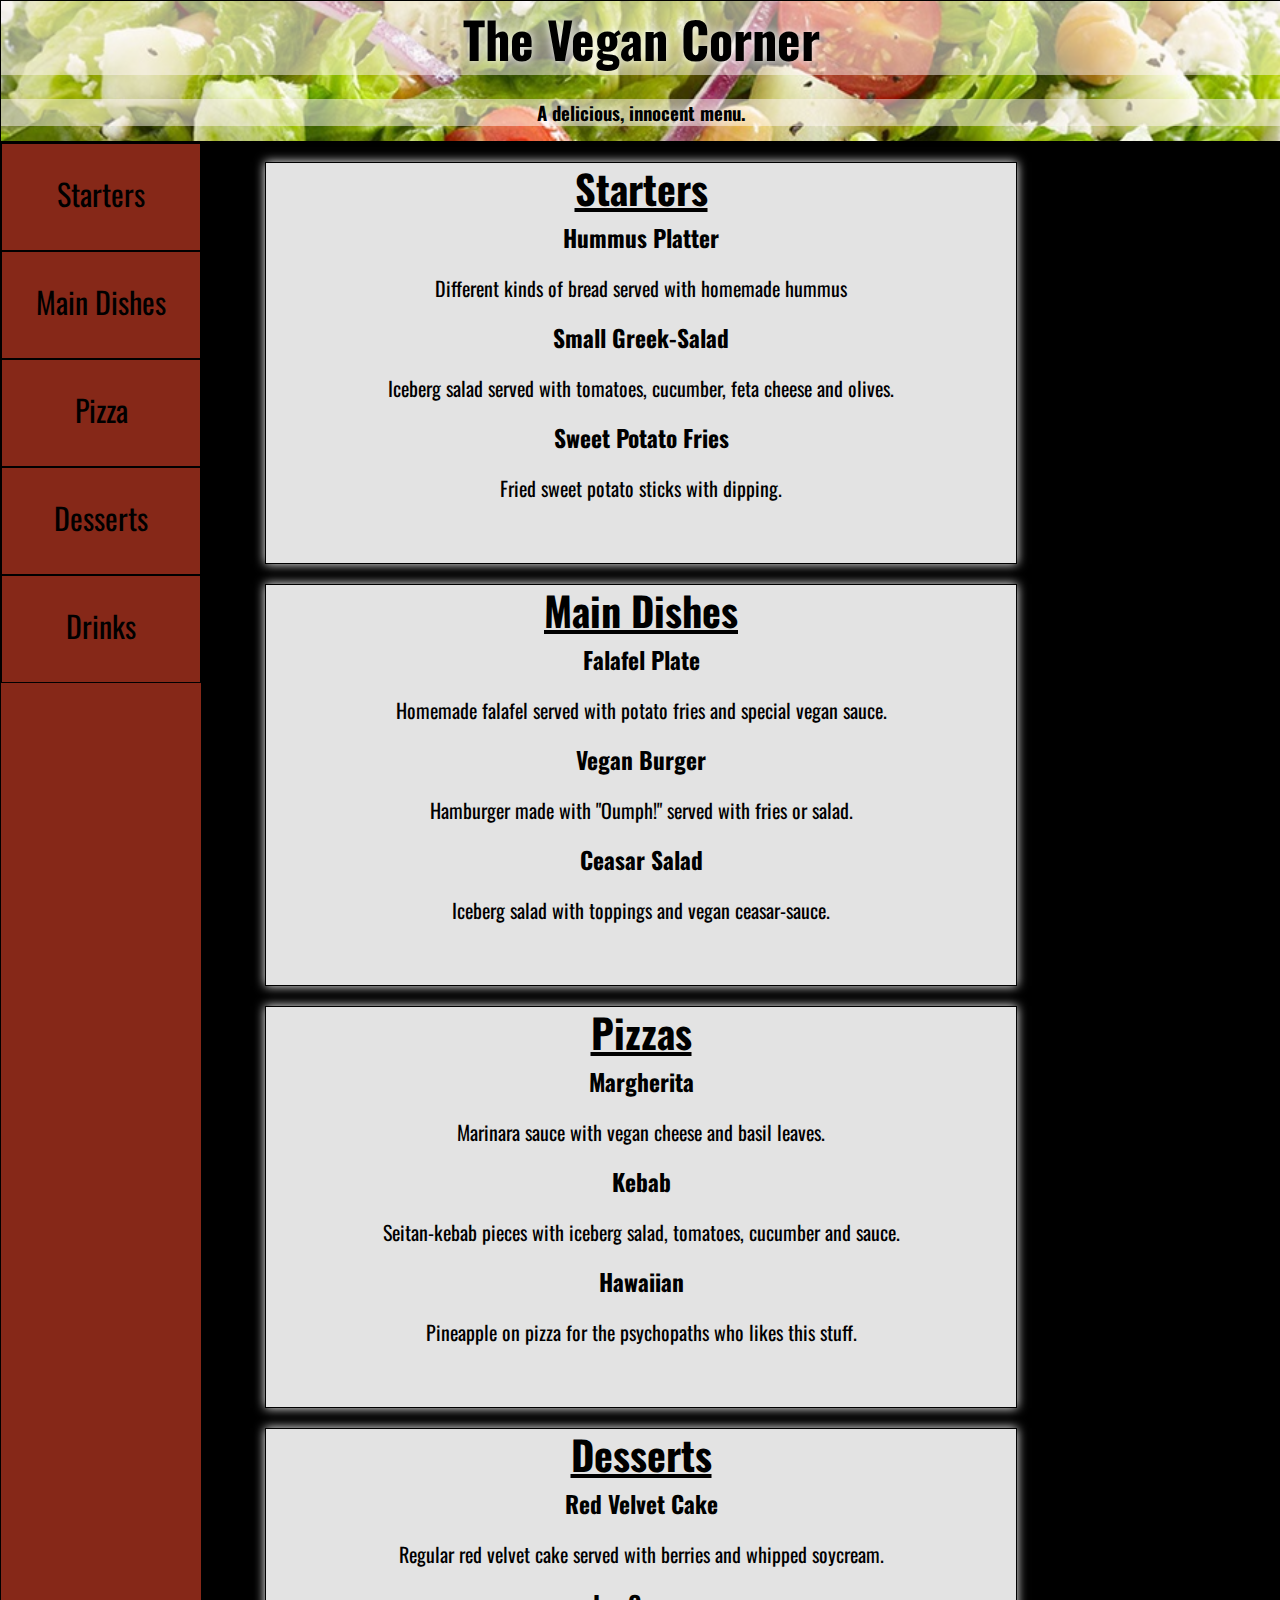
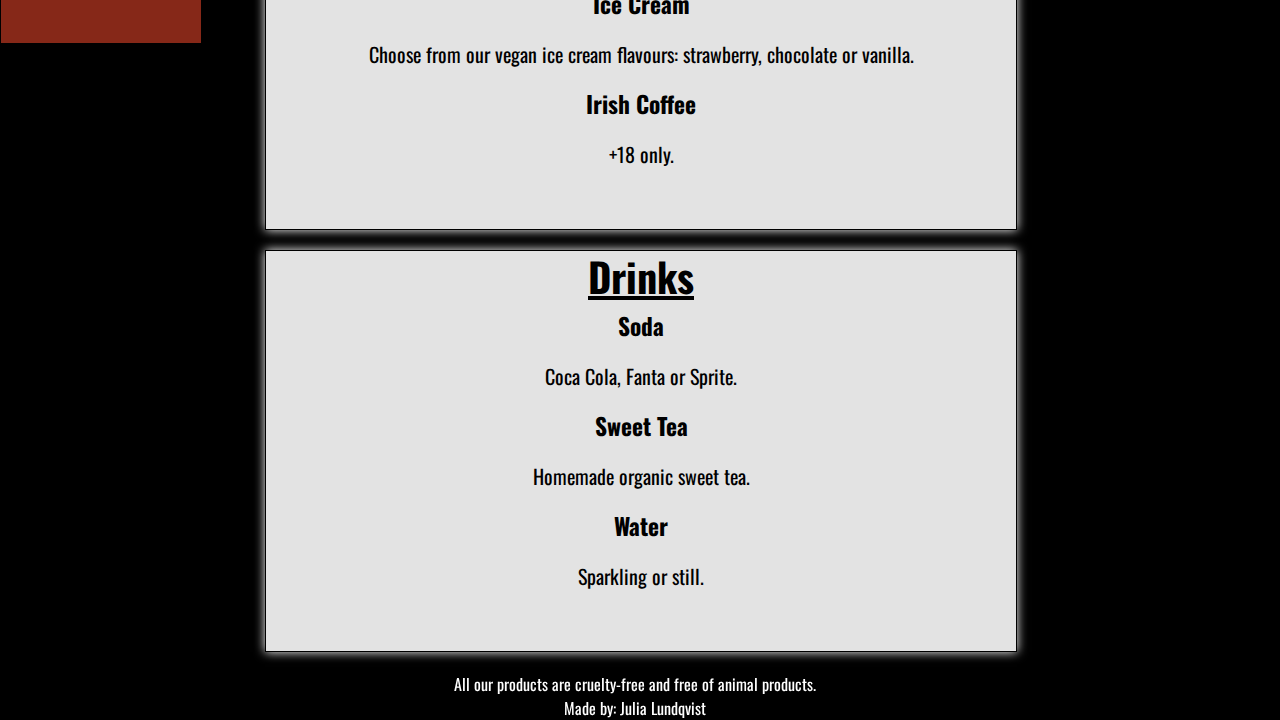
<file: menyer/Vegancorner/index.html>
<!DOCTYPE html>
<html lang="en">

<head>
    <meta charset="UTF-8">
    <meta name="viewport" content="width=device-width, initial-scale=1.0">
    <title>Document</title>
    <link rel="stylesheet" href="style.css">
</head>

<body>
    <header>
        <h1>The Vegan Corner</h1><br>
        <h3>A delicious, innocent menu.</h3>
    </header>
    <nav>
        <ul>
            <li><a href="#">Starters</a></li>
            <li><a href="#">Main Dishes</a></li>
            <li><a href="#">Pizza</a></li>
            <li><a href="#">Desserts</a></li>
            <li><a href="#">Drinks</a></li>
        </ul>
    </nav>
    <main>
        <section class="menu_items">
            <h2>Starters</h2>
            <div>
                <h3>Hummus Platter</h3>
                <p>Different kinds of bread served with homemade hummus</p>
            </div>
            <div>
                <h3>Small Greek-Salad</h3>
                <p>Iceberg salad served with tomatoes, cucumber, feta cheese
                    and olives.</p>
            </div>
            <div>
                <h3>Sweet Potato Fries</h3>
                <p>Fried sweet potato sticks with dipping. </p>
            </div>
        </section>
        <section class="menu_items">
            <h2>Main Dishes</h2>
            <div>
                <h3>Falafel Plate</h3>
                <p>Homemade falafel served with potato fries
                     and special vegan sauce.</p>
            </div>
            <div>
                <h3>Vegan Burger</h3>
                <p>Hamburger made with "Oumph!" served with fries or salad.</p>
            </div>
            <div>
                <h3>Ceasar Salad</h3>
                <p>Iceberg salad with toppings and vegan ceasar-sauce.</p>
            </div>
        </section>
        <section class="menu_items">
            <h2>Pizzas</h2>
            <div>
                <h3>Margherita</h3>
                <p>Marinara sauce with vegan cheese and basil leaves.</p>
            </div>
            <div>
                <h3>Kebab</h3>
                <p>Seitan-kebab pieces with iceberg salad, tomatoes, cucumber
                    and sauce.</p>
            </div>
            <div>
                <h3>Hawaiian</h3>
                <p>Pineapple on pizza for the psychopaths who likes
                    this stuff.</p>
            </div>
        </section>
        <section class="menu_items">
            <h2>Desserts</h2>
            <div>
                <h3>Red Velvet Cake</h3>
                <p>Regular red velvet cake served with berries and whipped
                     soycream.</p>
            </div>
            <div>
                <h3>Ice Cream</h3>
                <p>Choose from our vegan ice cream flavours: 
                    strawberry, chocolate or vanilla.</p>
            </div>
            <div>
                <h3>Irish Coffee</h3>
                <p>+18 only.</p>
            </div>
        </section>
        <section class="menu_items">
            <h2>Drinks</h2>
            <div>
                <h3>Soda</h3>
                <p>Coca Cola, Fanta or Sprite.</p>
            </div>
            <div>
                <h3>Sweet Tea</h3>
                <p>Homemade organic sweet tea.</p>
            </div>
            <div>
                <h3>Water</h3>
                <p>Sparkling or still.</p>
            </div>
        </section>
    </main>
    <footer>
        <p>All our products are cruelty-free and free of animal products.<br>
            Made by: Julia Lundqvist</p>
    </footer>
</body>

</html>
</file>
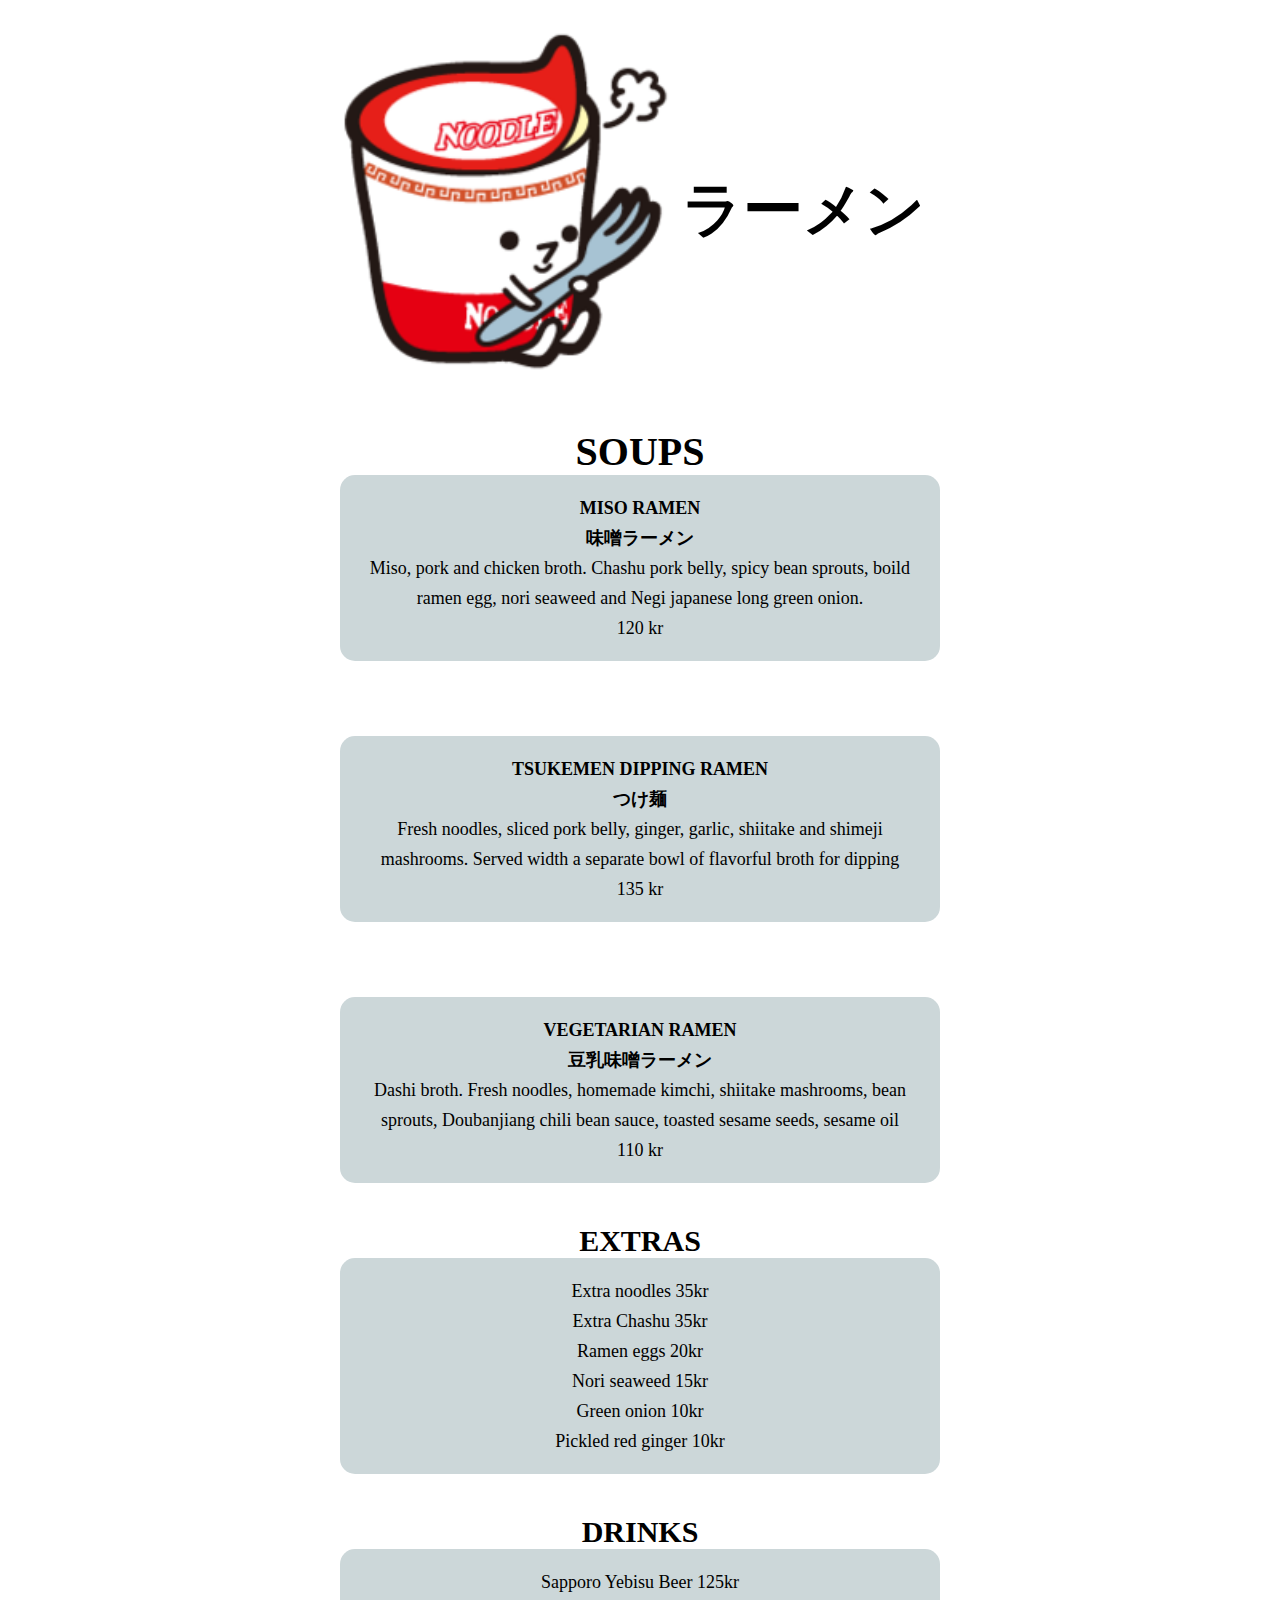
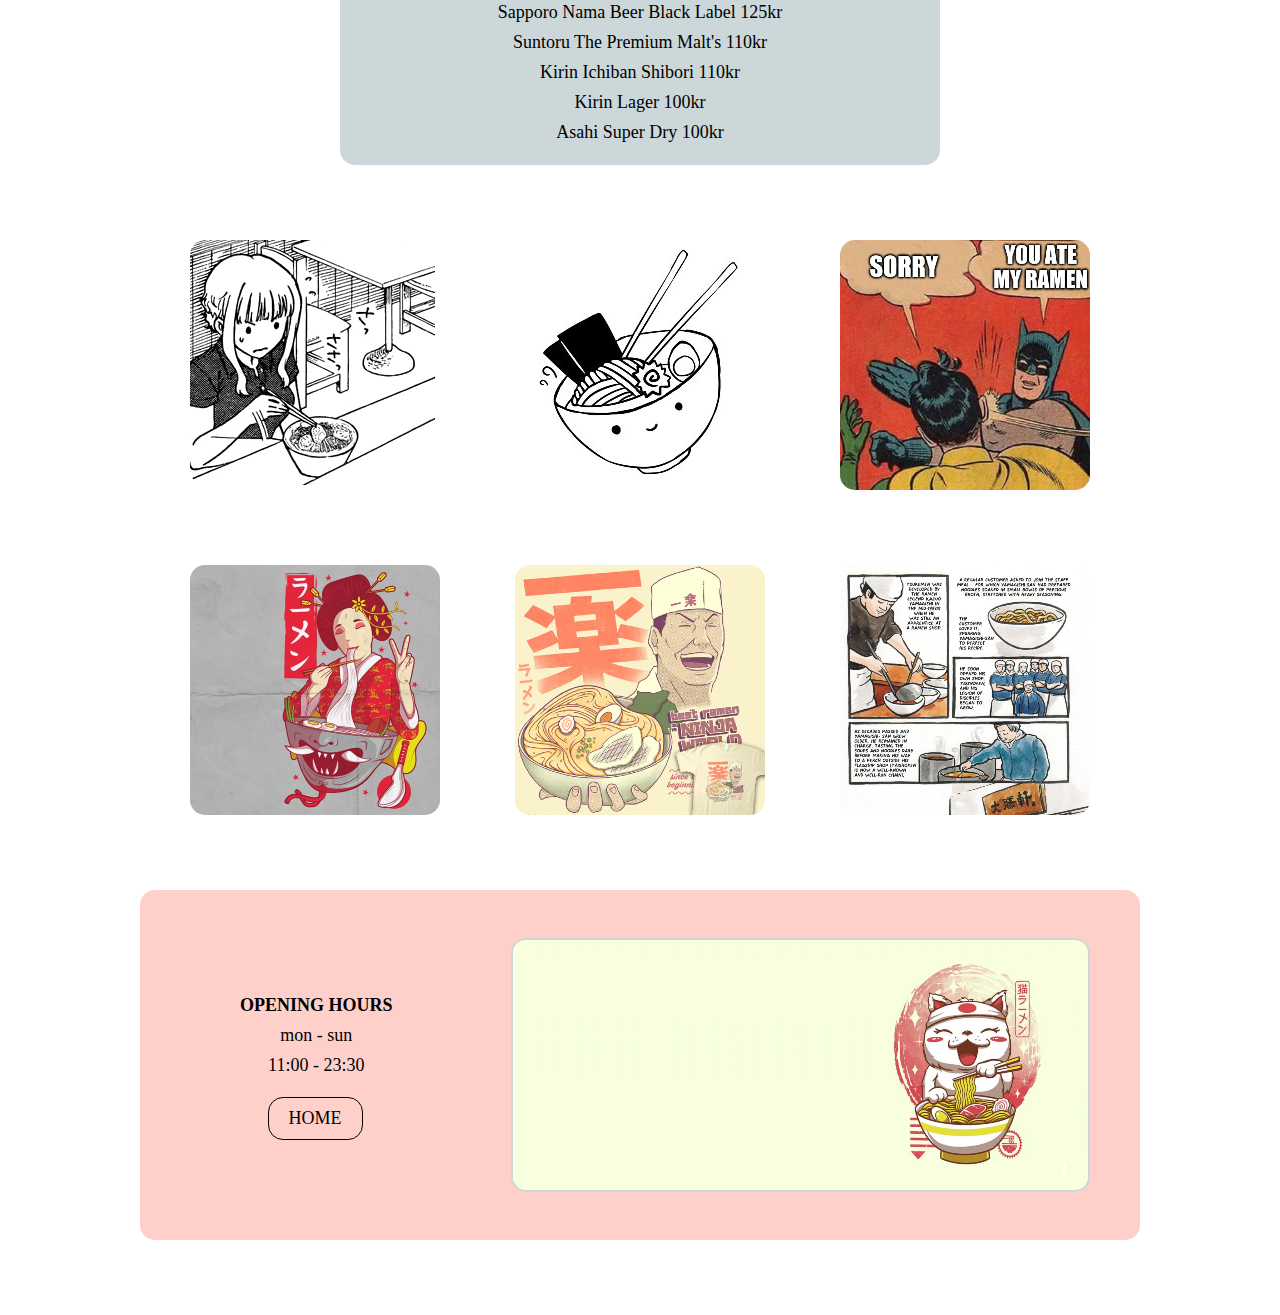
<file: menyer/ラーメン/index.html>
<!DOCTYPE html>
<html lang="en">

<head>
    <meta charset="UTF-8">
    <meta name="viewport" content="width=device-width, initial-scale=1.0">
    <link href="https://fonts.googleapis.com/css2?family=Lato:ital,wght@0,100;0,300;0,400;1,300&display=swap">
    <link rel="stylesheet" href="style.css">
    <title>ラーメン</title>
</head>

<body>
    <header>
        
            <img src="img/img_header_1.png" alt="bowle of ramen" width="400px">
            <span>
                <h1>ラーメン</h1>
            </span>
        
    </header>
    <main>
        <article>
            <div class="spacing_btw_elements">
                <h2>SOUPS</h2>
            </div>
            <div class="box_1">
                <h4>MISO RAMEN
                    <br>
                    味噌ラーメン
                </h4>
                <p>Miso, pork and chicken broth. Chashu pork belly, spicy bean sprouts, boild ramen egg, nori seaweed
                    and Negi japanese long green onion.</p>
                <p>120 kr</p>
            </div>
            <div class="spacing_btw_elements"></div>
            <div class="box_1">
                <h4>TSUKEMEN DIPPING RAMEN
                    <br>
                    つけ麺
                </h4>
                <p>Fresh noodles, sliced pork belly, ginger, garlic, shiitake and shimeji mashrooms. Served width a
                    separate bowl of flavorful broth for dipping </p>
                <p>135 kr</p>
            </div>
            <div class="spacing_btw_elements"></div>
            <div class="box_1">
                <h4>VEGETARIAN RAMEN
                    <br>
                    豆乳味噌ラーメン
                </h4>
                <p>Dashi broth. Fresh noodles, homemade kimchi, shiitake mashrooms, bean sprouts, Doubanjiang chili bean
                    sauce, toasted sesame seeds, sesame oil</p>
                <p>110 kr</p>
            </div>
            <div class="spacing_btw_elements">
                <h3>EXTRAS</h3>
            </div>
            <div class="box_1">
                <ul class="ul">
                    <li>Extra noodles 35kr</li>
                    <li>Extra Chashu 35kr</li>
                    <li>Ramen eggs 20kr</li>
                    <li>Nori seaweed 15kr</li>
                    <li>Green onion 10kr</li>
                    <li>Pickled red ginger 10kr</li>
                </ul>
            </div>
            <div class="spacing_btw_elements">
                <h3>DRINKS</h3>
            </div>
            <div class="box_1">
                <ul class="ul">
                    <li>Sapporo Yebisu Beer 125kr</li>
                    <li>Sapporo Nama Beer Black Label 125kr</li>
                    <li>Suntoru The Premium Malt's 110kr</li>
                    <li>Kirin Ichiban Shibori 110kr</li>
                    <li>Kirin Lager 100kr</li>
                    <li>Asahi Super Dry 100kr</li>
                </ul>
            </div>
        </article>
        <div class="spacing_btw_elements"></div>
        <div class="box_2">
            <img src="img/img_main_1.png" alt="">
            <img src="img/img_main_2.jpg" alt="">
            <img src="img/img_main_3.png" alt="">
        </div>
        <div class="spacing_btw_elements"></div>
        <div class="box_2">
            <img src="img/img_main_4.png" alt="">
            <img src="img/img_main_5.png" alt="">
            <img src="img/img_main_6.png" alt="">
        </div>
    </main>
    <div class="spacing_btw_elements"></div>
    <footer>
        <div class="box_3">
            <img src="img/img_footer_1.png" alt="">
            <div>
                <h4>OPENING HOURS</h4>
                <p>mon - sun</p>
                <p>11:00 - 23:30</p>
                <a class="footer_link" href="../../index.html">HOME</a>
            </div>
        </div>
    </footer>
    <div class="spacing_btw_elements"></div>
</body>

</html>
</file>
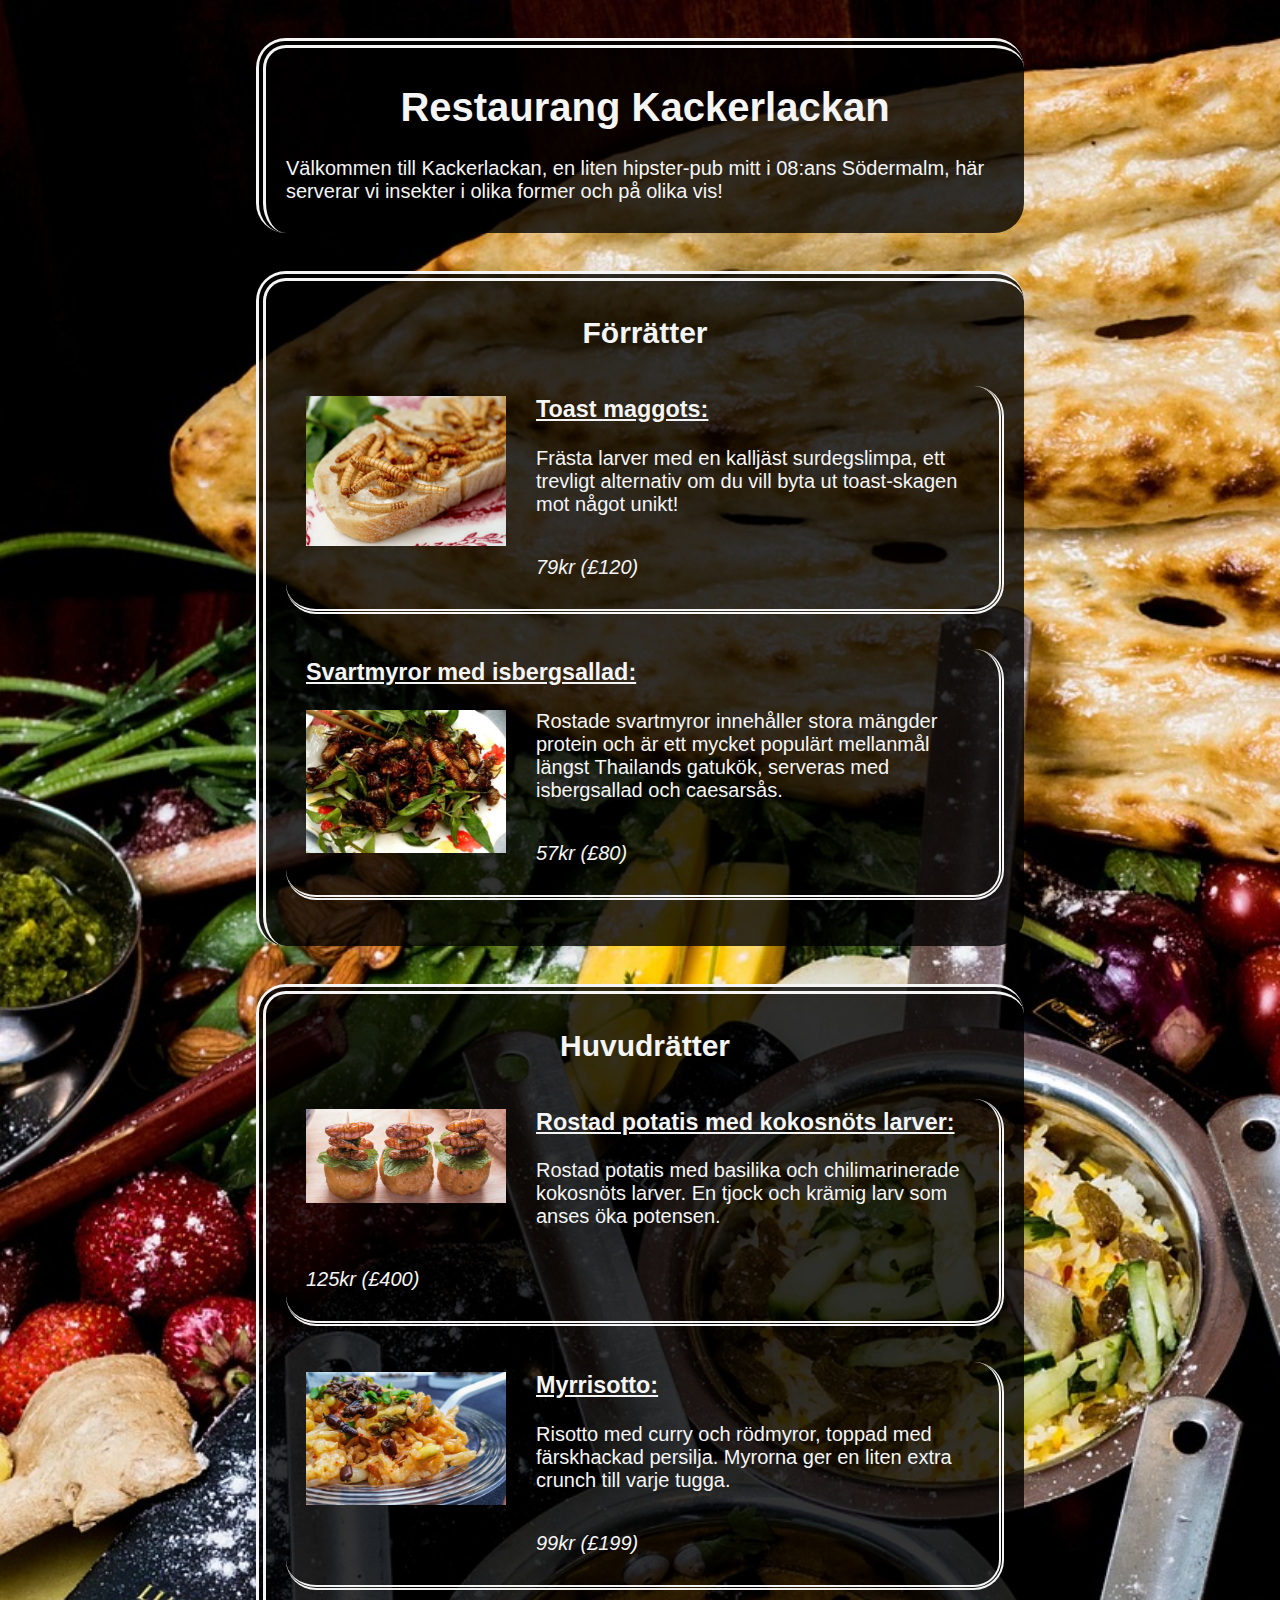
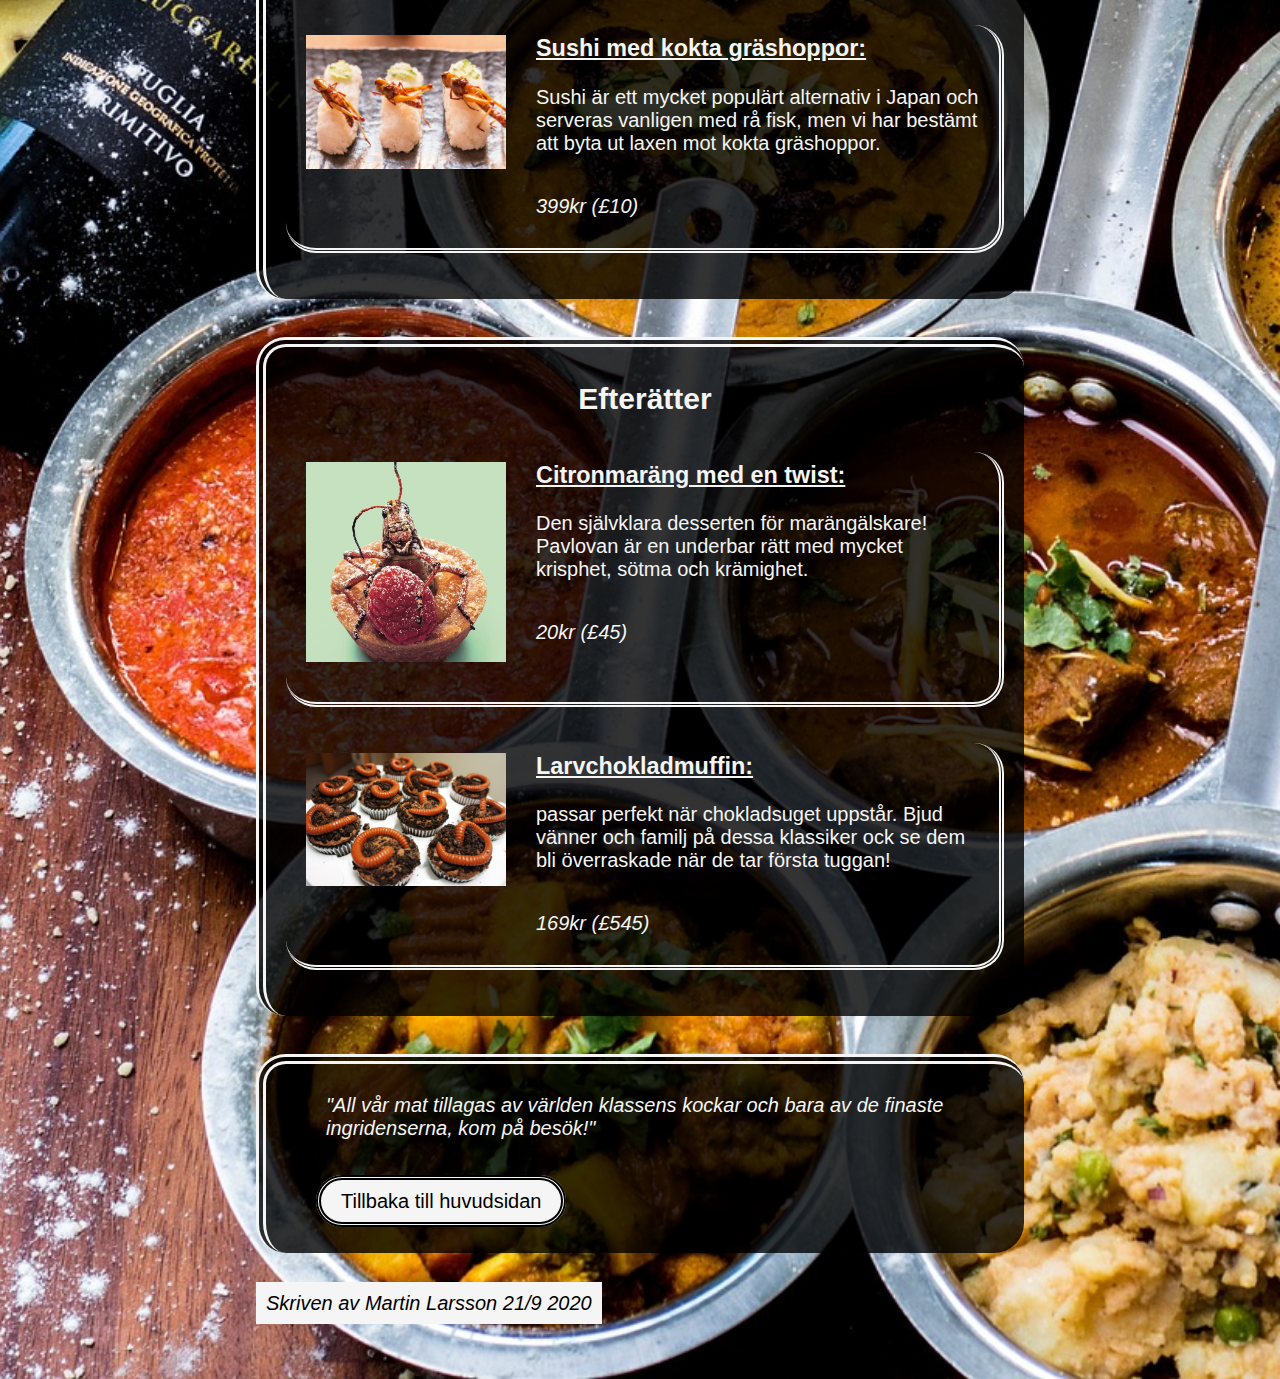
<file: menyer/exempel/kackerlackan/index.html>
<!DOCTYPE html>
<html lang="sv">

<head>
    <meta charset="UTF-8">
    <meta name="viewport" content="width=device-width, initial-scale=1.0">
    <title>Kackerlackan</title>
    <link rel="stylesheet" href="stylesheet.css">
</head>

<body>
    <header id="Header">
        <h1>Restaurang Kackerlackan</h1>
        <p>Välkommen till Kackerlackan, en liten hipster-pub mitt i 08:ans Södermalm, här serverar vi insekter i
            olika former och på olika vis!</p>
    </header>
    <main>
        <section id="forratter">
            <h2>Förrätter</h2>

            <div class="item">
                <img src="assets/toastmaggot.jpg" title="En macka med larver" alt="En macka med larver" width="200">
                <h3>Toast maggots:</h3>
                <p>Frästa larver med en kalljäst surdegslimpa, ett trevligt alternativ om du vill byta ut
                    toast-skagen mot något unikt!</p>
                <p class="pris">79kr (£120)</p>
            </div>
            <div class="item">
                <h3>Svartmyror med isbergsallad:</h3>
                <img src="assets/myrsallad.jpg" alt="Sallad med svartmyror" width="200">
                <p>Rostade svartmyror innehåller stora mängder protein och är ett mycket populärt mellanmål längst
                    Thailands gatukök, serveras med isbergsallad och caesarsås.</p>
                <p class="pris">57kr (£80)</p>
            </div>

        </section>
        <section id="huvudratter">
            <h2>Huvudrätter</h2>

            <div class="item">

                <img src="assets/larvpotatis.png" alt="Rostad potatis med kokosnöts larver" width="200">
                <h3>Rostad potatis med kokosnöts larver:</h3>
                <p>Rostad potatis med basilika och chilimarinerade kokosnöts larver. En tjock och krämig larv som
                    anses öka potensen.</p>
                <p class="pris">125kr (£400)</p>
            </div>
            <div class="item">
                <img src="assets/myrrissito.jpg" alt="Myrrisotto" width="200">
                <h3>Myrrisotto:</h3>
                <p>Risotto med curry och rödmyror, toppad med färskhackad persilja. Myrorna ger en liten extra
                    crunch till varje tugga.</p>
                <p class="pris">99kr (£199)</p>
            </div>
            <div class="item">
                <img src="assets/grasshopsushi.jpg" alt="Sushi med kokta gräshoppor" width="200">
                <h3>Sushi med kokta gräshoppor:</h3>
                <p>Sushi är ett mycket populärt alternativ i Japan och serveras vanligen med rå fisk, men vi har
                    bestämt att byta ut laxen mot kokta gräshoppor.</p>
                <p class="pris">399kr (£10)</p>
            </div>

        </section>
        <section id="efterratter">
            <h2>Efterätter</h2>

            <div class="item">
                <img src="assets/grasshoppbulle.jpg" alt="Citronmaräng med en twist" width="200">
                <h3>Citronmaräng med en twist:</h3>
                <p>Den självklara desserten för marängälskare! Pavlovan är en underbar rätt med mycket krisphet,
                    sötma och krämighet.</p>
                <p class="pris">20kr (£45)</p>
            </div>
            <div class="item">
                <img src="assets/larvmuffin.jpg" alt="Larvchokladmuffin" width="200">
                <h3>Larvchokladmuffin:</h3>
                <p>passar perfekt när chokladsuget uppstår. Bjud vänner och familj på dessa klassiker ock se dem bli
                    överraskade när de tar första tuggan!</p>
                <p class="pris">169kr (£545)</p>
            </div>

        </section>
    </main>
    <footer>
        <div class="flexbox">
            <div id="info_om_kackerlackan">
                <!-- Id används ej-->
                <blockquote><i>"All vår mat tillagas av världen klassens kockar och bara av de finaste ingridenserna,
                        kom på besök!"</i></blockquote>

            </div>
            <nav id="nav-huvudsida">
                <a href="../../../index.html">Tillbaka till huvudsidan</a>
            </nav>
        </div>
    </footer>
    <cite>Skriven av Martin Larsson 21/9 2020</cite>
</body>

</html>
</file>
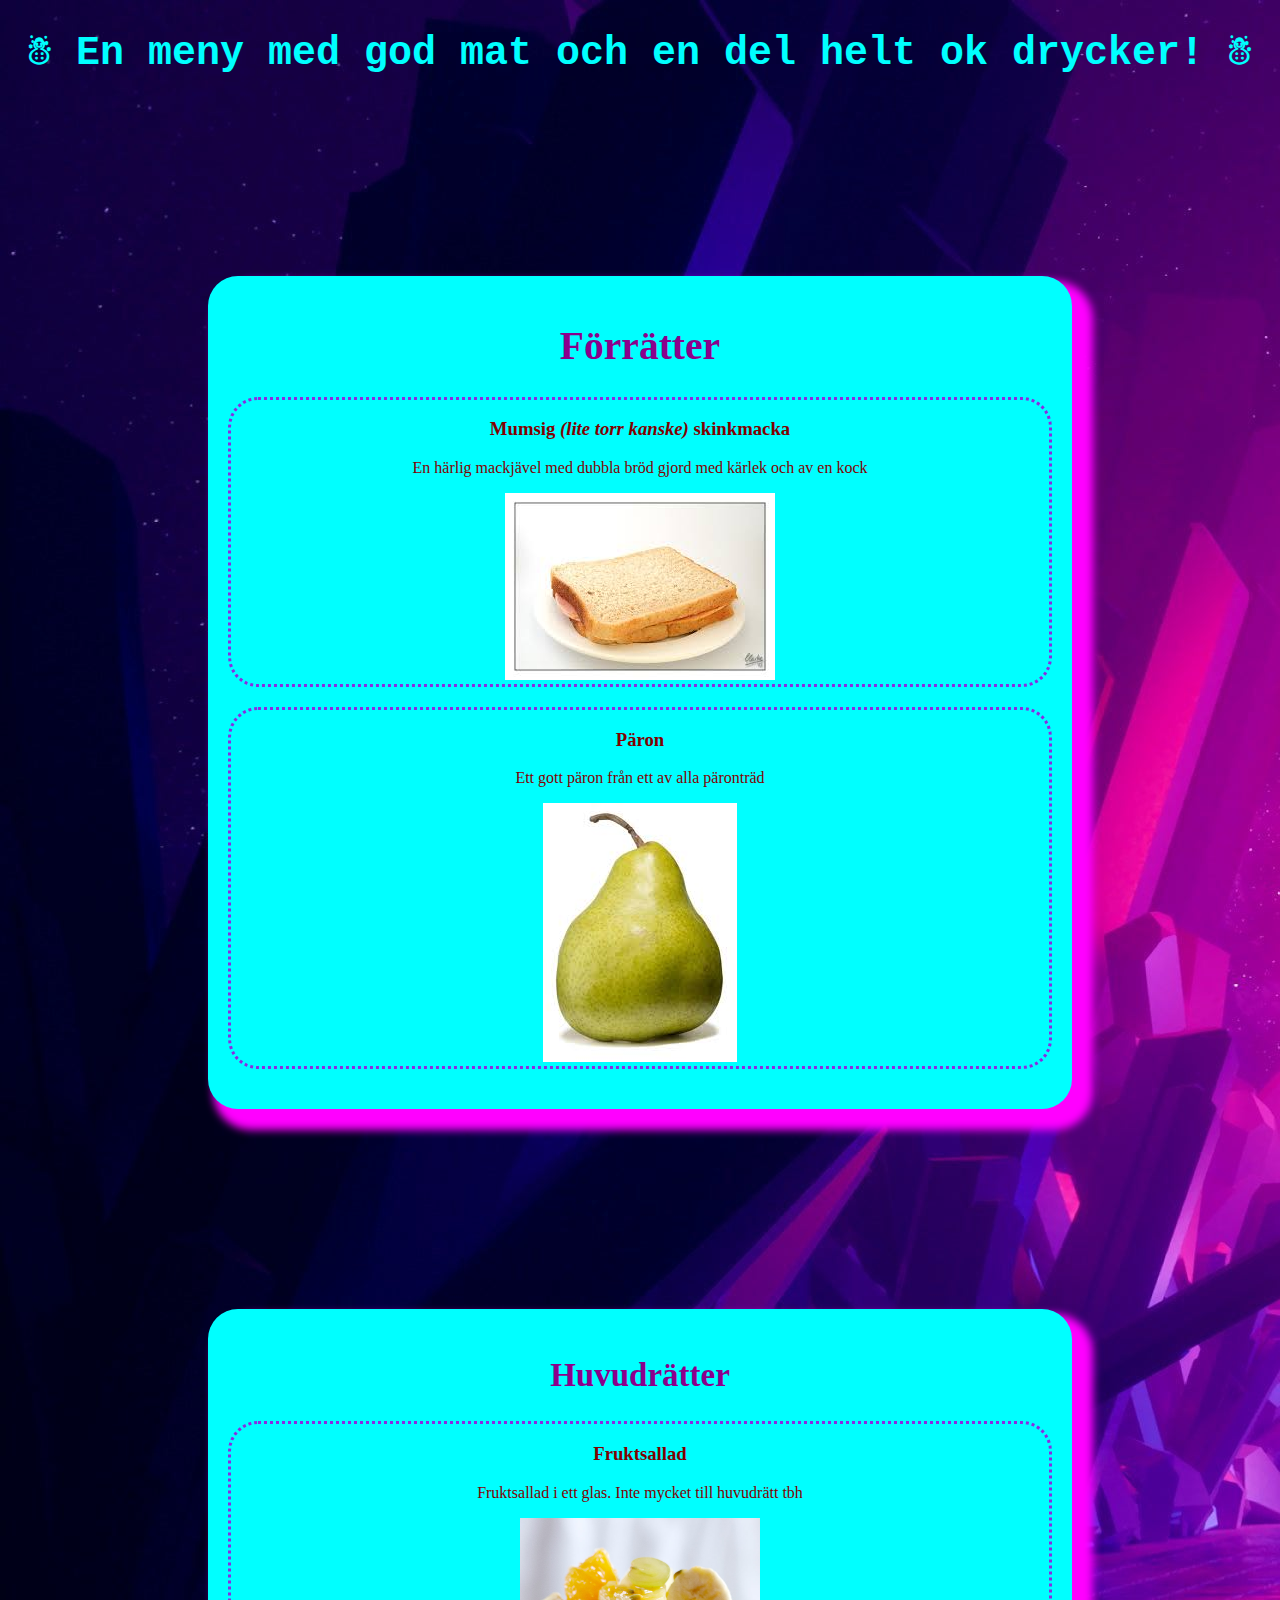
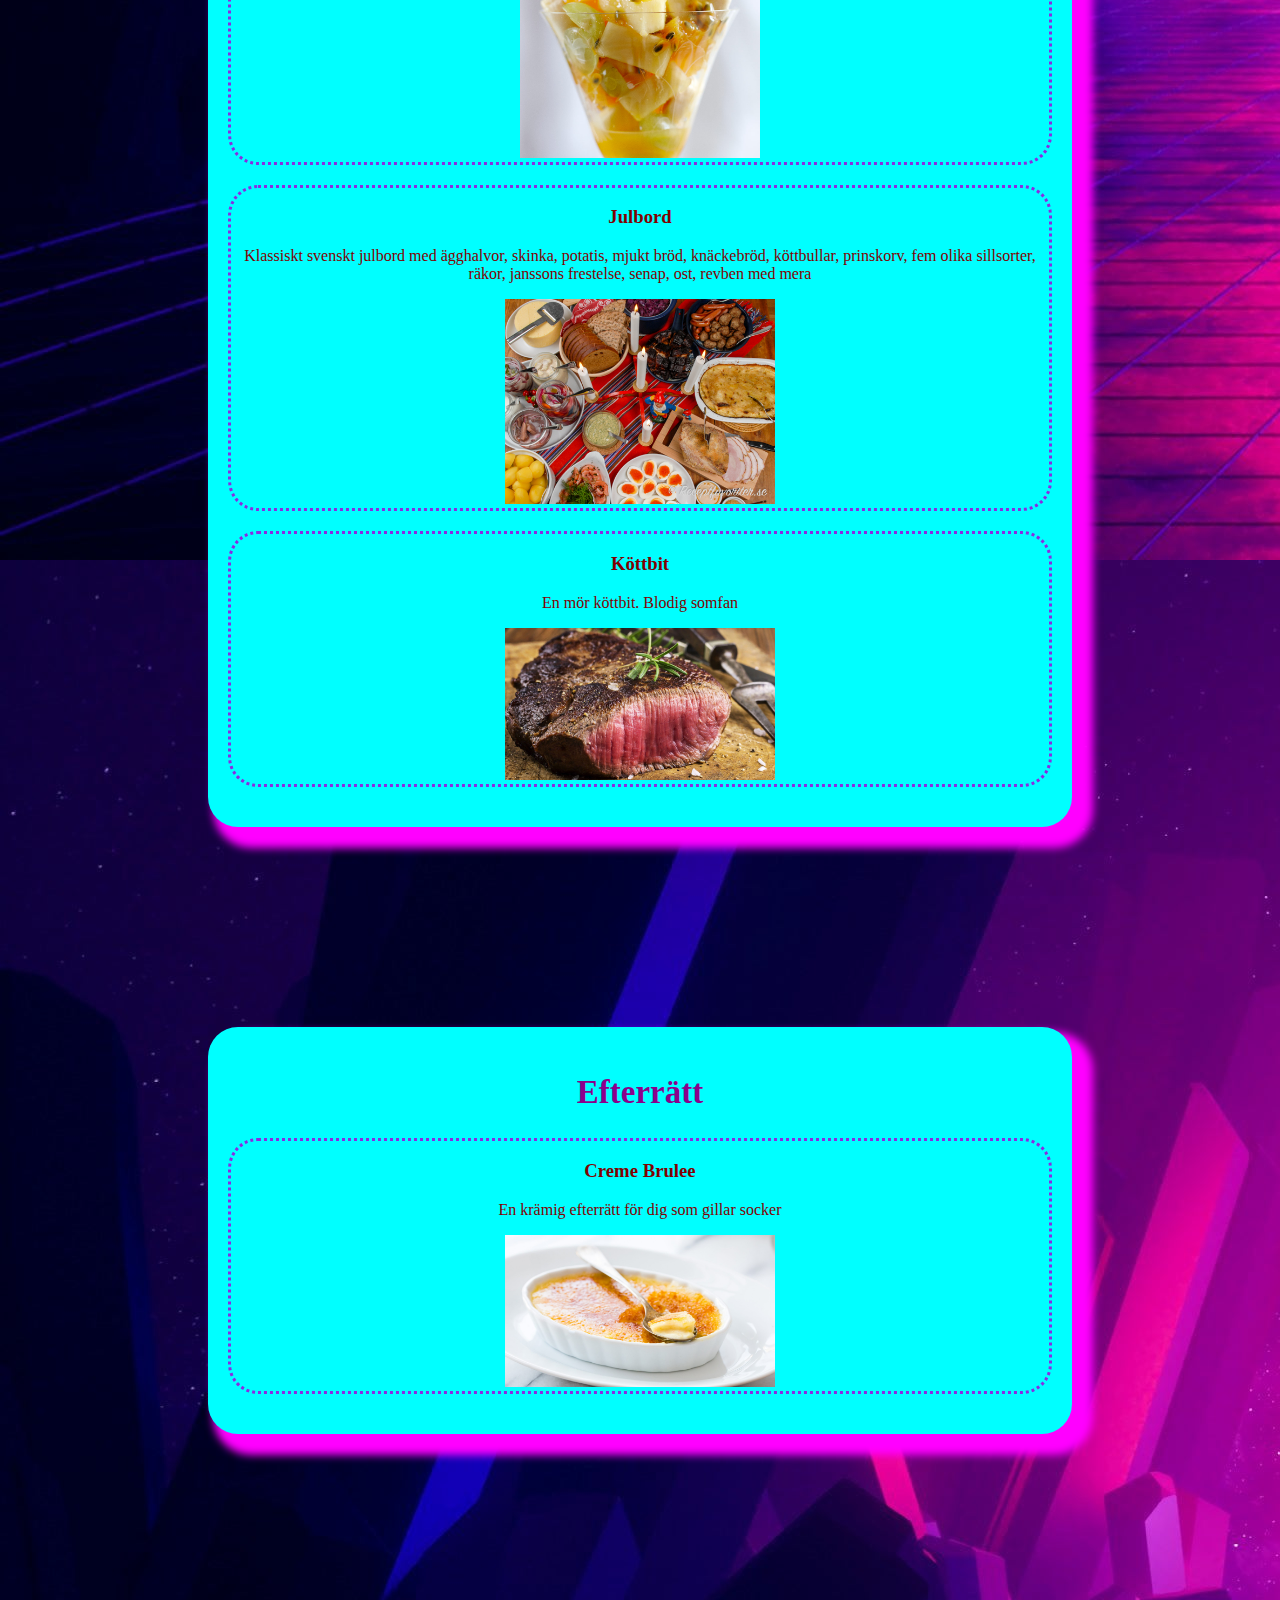
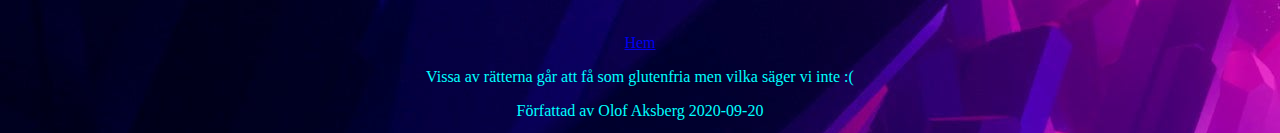
<file: menyer/enmeny/enmeny.html>
<!DOCTYPE html>
<html lang="sv">

<head>
    <meta charset="UTF-8">
    <meta name="viewport" content="width=device-width, initial-scale=1.0">
    <link rel="stylesheet" href="style1.css">
    <title>En av alla menyer</title>
</head>

<body>
    <center>
        <header class="header">
            <div class="enmeny">
                <h1>
                    &#9731; En meny med god mat och en del helt ok drycker! &#9731;
                </h1>
            </div>
        </header>

        <main>

            <section class="menusection">
                <h2 class="matklass">
                    <big>Förrätter</big>
                </h2>
                <div class="matgrej">
                    <h3 class="matgrejtext">
                        Mumsig <i>(lite torr kanske)</i> skinkmacka
                    </h3>
                    <p class="matgrejtext">
                        En härlig mackjävel med dubbla bröd gjord med kärlek och av en kock
                    </p>
                    <div class="skinkmacka">
                        <img src="../enmeny/images/ham.jpg" alt="Skinkmacka">
                    </div>
                </div>
                <div class="matgrej">
                    <h3 class="matgrejtext">
                        Päron
                    </h3>
                    <p class="matgrejtext">
                        Ett gott päron från ett av alla päronträd
                    </p>
                    <div class="paron">
                        <img src="../enmeny/images/pear.jpg" alt="Ett päron">
                    </div>
                </div>
            </section>

            <section class="menusection">
                <h2 class="matklass">
                    Huvudrätter
                </h2>
                <div class="matgrej">
                    <h3 class="matgrejtext">
                        Fruktsallad
                    </h3>
                    <p class="matgrejtext">
                        Fruktsallad i ett glas. Inte mycket till huvudrätt tbh
                    </p>
                    <img src="../enmeny/images/fruktsallad.jpg" alt="Fruktsallad" width="240">
                </div>
                <div class="matgrej">
                    <h3 class="matgrejtext">
                        Julbord
                    </h3>
                    <p class="matgrejtext">Klassiskt svenskt julbord med ägghalvor, skinka, potatis, mjukt bröd,
                        knäckebröd, köttbullar,
                        prinskorv, fem
                        olika
                        sillsorter, räkor, janssons frestelse, senap, ost, revben med mera
                    </p>
                    <img src="../enmeny/images/julbord.jpg" alt="Julbord" width="270">
                </div>
                <div class="matgrej">
                    <h3 class="matgrejtext">
                        Köttbit
                    </h3>
                    <p class="matgrejtext">
                        En mör köttbit. Blodig somfan
                    </p>
                    <img src="../enmeny/images/kottbit.jpg" alt="Köttbit" width="270">
                </div>
            </section>

            <section class="menusection">
                <h2 class="matklass">
                    Efterrätt
                </h2>
                <div class="matgrej">
                    <h3 class="matgrejtext">
                        Creme Brulee
                    </h3>
                    <p class="matgrejtext">
                        En krämig efterrätt för dig som gillar socker
                    </p>
                    <img src="../enmeny/images/creme.jpg" alt="Creme Brulee" width="270">
                </div>
            </section>

        </main>

        <footer class="footer">
            <a href="../../index.html">Hem</a>
            <p class="gluten">Vissa av rätterna går att få som glutenfria men vilka säger vi inte :(</p>
            <p class="skriven">Författad av Olof Aksberg 2020-09-20</p>
        </footer>
    </center>

</body>

</html>
</file>
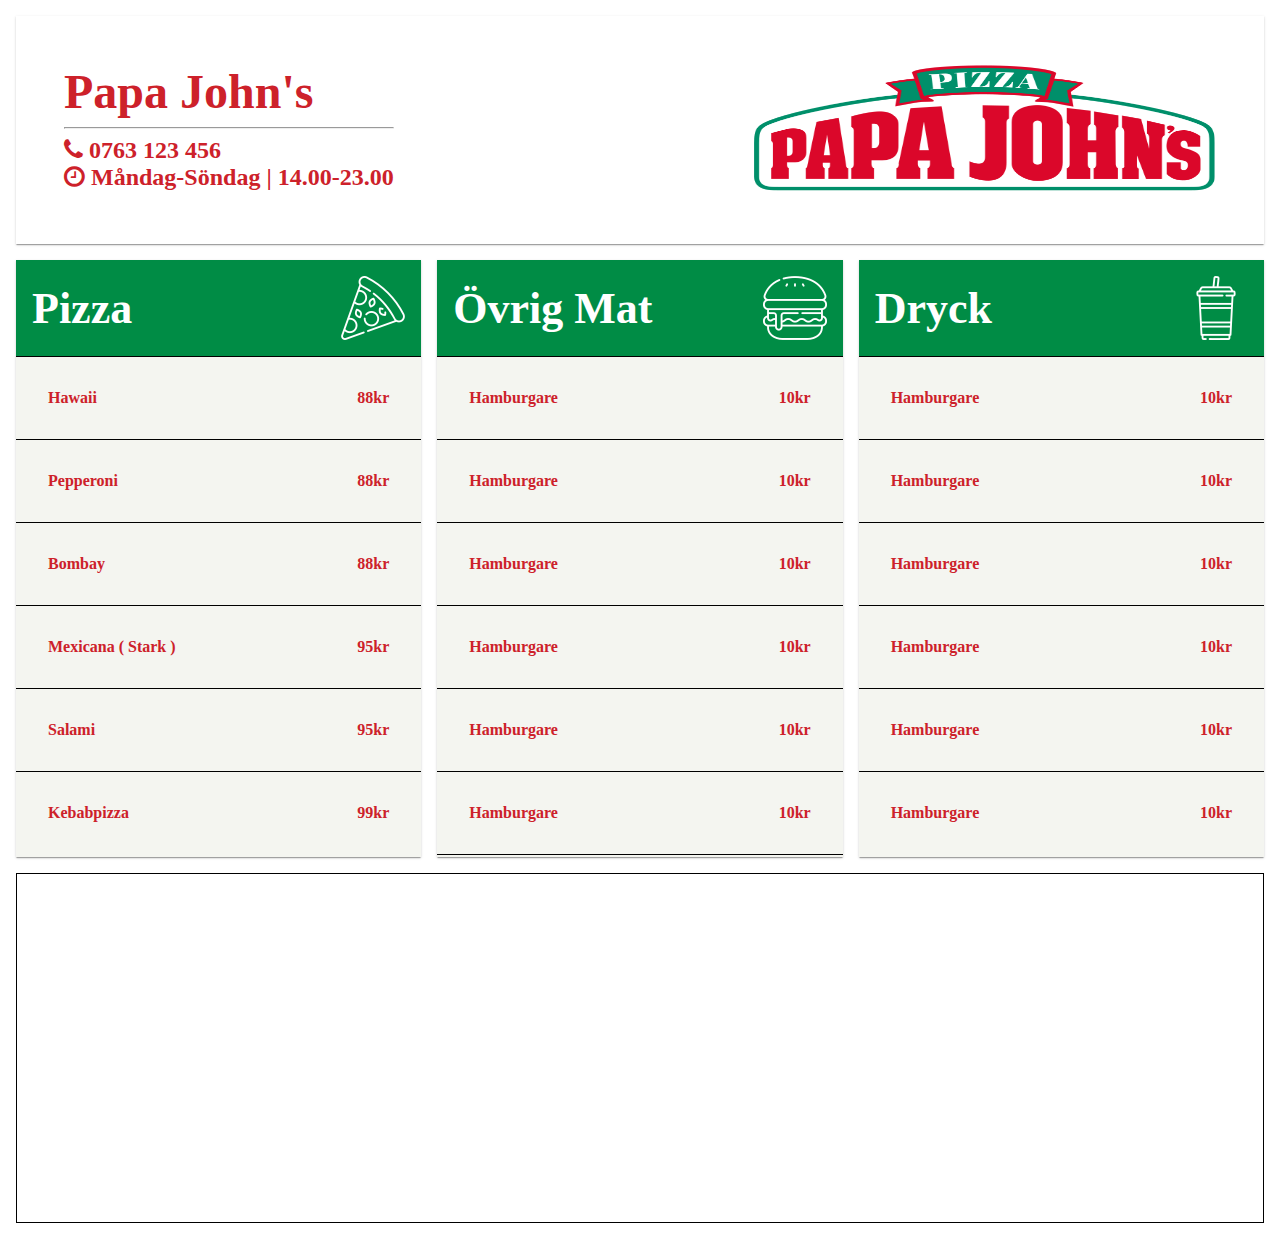
<file: menyer/pizza_house/pizza_house.html>
<!DOCTYPE html>
<html lang="sv">
<head>
    <meta charset="UTF-8">
    <meta name="viewport" content="width=device-width, initial-scale=1.0">
    <title>Pizza House</title>
    <link rel="stylesheet" href="https://stackpath.bootstrapcdn.com/font-awesome/4.7.0/css/font-awesome.min.css">
    <link rel="stylesheet" href="./static/pizza_house.css">
</head>
<body>

    <main id="main">
        
        <div class="information">
            <div class="column">
                <h1>Papa John's</h1><hr>

                <h2><i class="fa fa-phone"></i> 0763 123 456</h2>
                <h2><i class="fa fa-clock-o"></i> Måndag-Söndag | 14.00-23.00</h2>
            </div>
            
            <div class="column">
                <img src="./assets/logo.png" alt="Pizza Logo">
            </div>
        </div>

        <div class="cards">
            <div class="container pizzas">
                <header> <!-- Produkt Beskrivning -->
                    <h2>Pizza</h2>
                    <div class="logo-container">
                        <img src="./assets/pizza.png" alt="Pizza slice logo">
                    </div>
                </header> 
                <ul id="pizza-list"></ul>
            </div>
            <div class="container other">
                <header>
                    <h2>Övrig Mat</h2>
                    <div class="logo-container">
                        <img src="./assets/hamburger.png" alt="Hamburger logo">
                    </div>
                </header>
                <ul id="hamburger-list"></ul>
            </div>
            <div class="container drinks">
                <header>
                    <h2>Dryck</h2>
                    <div class="logo-container">
                        <img src="./assets/soda.png" alt="Drink logo">
                    </div>
                </header>
                <ul id="drinks-list"></ul>
            </div>
        </div>

        <iframe width="100%" height="350" frameborder="0" scrolling="no" marginheight="0" marginwidth="0"
        src="https://www.openstreetmap.org/export/embed.html?bbox=14.135110080242159%2C56.30566107647731%2C14.138650596141815%2C56.307199625334&amp;layer=mapnik&amp;marker=56.30643035865104%2C14.136880338191986"
        style="border: 1px solid black">
        </iframe>

    </main>
    


    <script src="./static/populate.js"></script>
</body>
</html>
</file>
<file: style.css>
body {
    background-color: wheat;
    font-family: Helvetica, sans-serif;
}

header,
main,
footer {
    text-align: center;
    margin: auto;
    max-width: 700px;
}

h1 {
    color: deeppink;
}

ul {
    list-style: none;
    padding: 0;
    margin: 20px;
}

li {
    font-size: large;
}

a:link {
    text-decoration: none;
    color: rgb(215, 148, 23);
}

a:visited {
    text-decoration: none;
    color: rgb(150, 107, 28);
}

a:hover {
    text-decoration: underline;
}

a:active {
    text-decoration: underline;
}
</file>
<file: menyer/beancrush/beancrush_style.css>
@import url('https://fonts.googleapis.com/css2?family=Kufam&display=swap');
@import url('https://fonts.googleapis.com/css2?family=Nova+Round&display=swap');
@import url('https://fonts.googleapis.com/css2?family=Bungee+Shade&display=swap');
@import url('https://fonts.googleapis.com/css2?family=Codystar&display=swap');
:root {
    --custom-darkgray: rgba(112, 112, 112, 0.534);
    --custom-lightgray: rgba(165, 165, 165, 0.534);
    --custom-black: rgb(68, 69, 69);
    --custom-white: rgb(231, 227, 219);
    --custom-pink-light: rgb(236, 136, 206); 
    --custom-pink-dark: rgb(195, 50, 152);
    --custom-blue-light: rgb(185, 227, 240);
    --custom-blue-dark: rgb(96, 199, 225);

}

#header_image {
    width: 64px;
    height: 64px;
    margin: auto;
}

body {
    background-image: url("img_background_concrete.jpg");
}

section {
    background-image: url("img_background_scales.jpg");
    border: 2px solid var(--custom-pink-light);
    border-radius: 6px;
    box-shadow: 0 0 12px var(--custom-pink-dark);
    margin: 25px 150px;
}

h1 {
    font-family: "Codystar";
    font-size: 70px;
    text-align: center;
    color: var(--custom-blue-light);
    text-shadow: 0 0 6px var(--custom-blue-dark);
    border: 2px solid var(--custom-pink-light);
    box-shadow: 0 0 12px var(--custom-pink-dark);
    border-radius: 12px;
    width: 700px;
    margin: auto;
    margin-top: 50px;
    margin-bottom: 25px;
}

h2, h3 {
    font-family: "Nova Round";
    color: var(--custom-white);
    text-align: center;
    margin-bottom: 4px;
    margin-top: 6px;
}

h4, p {
    color: var(--custom-white);
    font-family: "Kufam";
    margin: 4px;
    text-shadow: 1px 1px 1px var(--custom-black);
}

p {
    width: 1000px;
}

.food_item_1, .food_item_2 {
    margin: 10px;
    padding-top: 2px;
    padding-left: 12px;
    padding-right: 12px;
    border: 2px dotted var(--custom-blue-light);
    border-radius: 12px;
    padding: 25px;
    box-shadow: 0 0 8px var(--custom-blue-dark);
}

.food_item_1 {
    background-color: var(--custom-darkgray);
}

.food_item_2 {
    background-color: var(--custom-lightgray);
}
</file>
<file: menyer/for_goodness_shake/style.css>
body {
    background-color: wheat;
    text-align: center;
    font-family: 'Architects Daughter', cursive;
    max-width: 720px;
    margin: auto;
}

h1 {
    font-size: 3em;
}

.menu {
    z-index: -1;
    color: white;
    background: url("images/black-chalk-board-texture_89245-170.jpg");
    background-size: cover;
    border: 5px ridge grey;
    height: 250px;
}

table {
    width: 100%;
}

th {
    text-decoration: underline;
}

td {
    text-align: left;
    padding: 0 5px;
    width: 20%;
}

td:nth-child(2n) {
    text-align: right;
    width: 9%
}

p {
    font-size: 1.1em;
    margin: 0;
    padding: 0;
}

a {
    text-decoration: none;
    color: rgb(13, 16, 230);
    border: 1px solid rgb(13, 16, 230);
    padding: 5px;
}

.fine-print {
    font-size: 0.7rem;
}

small {
    font-size: 0.5rem;
}
</file>
<file: menyer/hellskitchen/style.css>
body{
    background-color: bisque;
    font-family: Arial, Helvetica, sans-serif;
}

header{
    background-color: deeppink;
}

header,
main,
footer{
    text-align: center;
    margin: auto;
    max-width: 700px;
}

ul{
    list-style: none;
    padding: 0%;
    margin: 20px;
}

li{
    font-size: large;
}

a:link{
    text-decoration: none;
    color: darksalmon;
}

a.hover{
    text-decoration: underline;
}
</file>
<file: menyer/kackerlackan/stylesheet.css>
/*För bodyn*/
body {
    background-image: url(assets/background.jpg);
    background-size: cover;
    margin: 3% 20% 5% 20%;
    font-family: Arial, Helvetica, sans-serif;
    font-size: 20px;
}

/*Headings position*/
h1, h2 {
    text-align: center;
    font-weight: 900;
}

/* Har kvar id, dvs huvudrätter, varmrätter, (ifall jag vill styla dem mer vid ett senare tillfälle).
Dock har jag gett alla dessa "boxar" i en klass för att MINSKA selektorerna.*/

.black-opacity-boxes {
    color: #f5f5f5;
    padding: 10px 20px 10px 20px;
    border-radius: 30px;
    border-style: double hidden hidden double;
    border-width: 10px;
    border-color: #f5f5f5;
    margin: 5% 0% 5% 0%;
    background: rgba(0, 0, 0, 0.8);
}

/*Affect omg tag, har en overflow i item klasserna*/
img {
    float: left;
    padding: 0px 30px 30px 0px;
}

/*Items klasserna för varje respektive rätt*/
.item {
border-style: hidden double double hidden;
border-width: 5px;
border-color: #f5f5f5; 
border-radius: 30px;
padding: 10px 20px 10px 20px;
margin: 5% 0% 5% 0%;
overflow: auto;
}

/*Alla heading 2 barn class item*/
.item > h3 {
    font-weight: 700;
    margin-top: 0px;
}

/*priser*/
.pris {
    padding: 20px 0px 0px 0px;
    font-style: italic;
}

/*Nav inom footer*/

nav {
    padding: 30px;
}

nav > a:link{
    border: double 5px ;
    text-align: center;
    border-radius: 30px;
    padding: 10px 20px 10px 20px;
    color: #000000;
    background-color: #f5f5f5;
    text-decoration: none;
}

nav > a:visited {
    color:  #f5f5f5;
    background-color: #000000;
}

/*Den som gjort hemsidan*/

cite {
    background-color: #f5f5f5;
    padding: 10px;
}
</file>
<file: menyer/tequilaMockingbird/style.css>
* {
    margin: 0;
    padding: 0;
}

body {
    text-align: center;
    background-color: lavender;
    font-family: 'Raleway', sans-serif;
}

img {
    width: 8vw;
}

body header {
    font-family: 'Lucida Sans Unicode', Arial, sans-serif;
    color: lightyellow;
    width: 100%;
    margin: auto;
    background-color: rgb(26, 94, 56);
}

body main {
    width: 80%;
    margin: auto;
    background-color: lightgreen;
}

body footer {
    width: 80%;
    margin: auto;
    background-color: lightgreen;
}

body footer a {
    text-decoration: none;
}

article {
    min-height: 100px;
    min-width: 200px;
    max-width: 300px;
}

.drinkitems {
    display: flex;
    flex-flow: wrap;
    justify-content: space-around;
}
</file>
<file: menyer/Vegancorner/style.css>
@import url('https://fonts.googleapis.com/css2?family=Oswald&display=swap');

*   {
    margin: 0;
    padding: 0;
    font-family: 'Oswald', sans-serif;
}

body    {
    background-color: rgb(0, 0, 0);
}

/*TOP CONTENT*/

header  {
    width: 100%;
    height: 140px;
    border: 1px solid black;

    background-image: url(images/header.jpg);
    background-position: center;
    background-repeat: no-repeat;
    background-size: cover;
}

header h1   {
    text-align: center;
    font-size: 50px;
    background-color: rgba(255, 247, 247,0.5);
    text-shadow: 0 0 10px white;
}

header h3   {
    text-align: center;
    background-color: rgba(255, 247, 247,0.5);
    text-shadow: 0 0 10px white;
}

/*NAVIGATION BAR*/

nav {
    float: left;
    position: fixed;
    width: 200px;
    height: 1500px;
    border: 1px solid black;
    background-color: rgb(134, 40, 24);
}

nav ul  {
    list-style-type: none;
    line-height: 100px;
}

nav li  {
    border: 1px solid black;
    text-align: center;
}

nav a    {
    text-decoration: none;
    font-size: 30px;
    color: black;
    padding: 30px 20px 30px 20px;

}

nav li:hover    {
    background-color: rgba(196, 45, 19, 0.5);
}

/*MAIN CONTENT*/

main    {
    position: relative;
    left: 110px;
    width: 750px;
    margin-left: 155px;
}

.menu_items  {
    width: 100%;
    height: 400px;
    text-align: center;
    margin-top: 20px;
    margin-bottom: 20px;

    font-size: 20px;
    line-height: 50px;
    border: 1px solid black;
    background-color: #e3e3e3;
    box-shadow: 0 0 10px white;
}

.menu_items h2  {
    font-size: 40px;
    text-decoration: underline;
}

/*FOOTER*/

footer  {
    position: relative;
    right: 20px;
    width: 1000px;
    margin-left: 155px;
    text-align: center;
    color: white;
}
</file>
<file: menyer/ラーメン/style.css>
* {
    margin: auto;
    padding: 0;
    box-sizing: border-box;
    font-family: 'Lato', 'san-serif';
    text-rendering: optimizeLegibility;
    font-size: 18px;
    text-align: center;
}

/* position relative */
header,
.spacing_btw_elements,
.box_2,
.box_3 {
    position: relative;
}

/* position absolute */
header>img,
header>span,
.spacing_btw_elements>h2,
.spacing_btw_elements>h3,
.box_2 img,
.box_3 img,
.box_3 div,
a {
    position: absolute;
}

/* spacing used between elements */
.spacing_btw_elements {
    height: 75px;
}

/* text */
h1 {
    font-size: 60px;
}

h2 {
    font-size: 40px;
}

h3 {
    font-size: 30px;
}

h4,
p,
ul {
    line-height: 30px;
}

.spacing_btw_elements>h2,
.spacing_btw_elements>h3 {
    width: 100%;
    bottom: 0;
}

/* header */
header{
    width: 600px;
}

header {
    height: 400px;
}

header>img {
    left: -40px;
}

header>span {
    top: 170px;
    right: 15px;
}

/* box_1 */
.box_1 {
    width: 600px;
    background-color: #ccd7d9;
    padding: 18px;
}

.box_1 ul {
    list-style-type: none;
}

/* box_2 */
.box_2 { 
    height: 250px;
    width: 1000px;
}

.box_2 img:nth-child(1),
.box_2 img:nth-child(4) {
    left: 50px;
}

.box_2 img:nth-child(2),
.box_2 img:nth-child(5) {
    left: 375px;
}

.box_2 img:nth-child(3),
.box_2 img:nth-child(6) {
    right: 50px;
}

/* box_3 */
.box_3 {
    background-color: rgb(255, 208, 202);
    height: 350px;
    width: 1000px;
}

.box_3 img {
    top: 50%;
    right: 50px;
    transform: translateY(-50%);
    border: 2px solid #ccd7d9;
}

.box_3 div {
    top: 100px;
    left: 100px;
}

/* border radius */
.box_1,
.box_3,
.box_2,
.box_2 img,
.box_3 img,
.footer_link {
    border-radius: 15px;
}

/* link in footer */
.footer_link {

    border: 1px solid black;
    color: black;
    padding: 10px 20px;
    text-decoration: none;
    bottom: -60px;
    right: 30px;
}

.footer_link:hover {
    background-color: #ccd7d9;
}
</file>
<file: menyer/exempel/kackerlackan/stylesheet.css>
/*För bodyn*/
body {
    background-image: url(assets/background.jpg);
    background-size: cover;
    margin: 3% 20% 5% 20%;
    font-family: Arial, Helvetica, sans-serif;
    font-size: 20px;

}

/*Headings position*/
h1, h2 {
    text-align: center;
    font-weight: 900;
}

/*för sectionerna, samt header och footer*/
#forratter, #huvudratter, #efterratter, footer, header {
    color: #f5f5f5;
    padding: 10px 20px 10px 20px;
    border-radius: 30px;
    border-style: double hidden hidden double;
    border-width: 10px;
    border-color: #f5f5f5;
    margin: 5% 0% 5% 0%;
    background: rgba(0, 0, 0, 0.8);
}


/*Affect omg tag, har en overflow i item klasserna*/
img {
    float: left;
    padding: 0px 30px 30px 0px;


}

/*Items klasserna för varje respektive rätt*/
.item {
border-style: hidden double double hidden;
border-width: 5px;
border-color: #f5f5f5; 
border-radius: 30px;
padding: 10px 20px 10px 20px;
margin: 5% 0% 5% 0%;
overflow: auto;
}

/*Alla heading barn barn av item*/
.item > h3 {
    font-weight: 700;
    text-decoration: underline;
    margin-top: 0px;
}

/*priser*/
.pris {
    padding: 20px 0px 0px 0px;
    font-style: italic;
}

/*Nav inom footer*/

nav {
    padding: 30px;
}
nav > a:link{
    border: double 5px ;
    text-align: center;
    border-radius: 30px;
    padding: 10px 20px 10px 20px;
    color: #000000;
    background-color: #f5f5f5;
    text-decoration: none;
}

nav > a:visited {
    color:  #f5f5f5;
    background-color: #000000;
}

/*Den som gjort hemsidan*/

cite {
    background-color: #f5f5f5;
    padding: 10px;
}
</file>
<file: menyer/enmeny/style1.css>
body {
    background-image: url('../enmeny/images/wallpaper.jpg');
    font-family: 'Times New Roman', Times, serif;
    color: aqua;
}

header {
    font-style: inherit;
    font-family: monospace;
    font-size: 20px;
}

.menusection {
    background-color: aqua;
    padding: 20px;
    margin: 200px;
    border-radius: 30px;
    color: blueviolet;
    box-shadow: 13px 13px 8px 8px magenta;
}

.matgrej {
    border-style: dotted;
    border-width: 3px;
    border-radius: 30px;
    margin-bottom: 20px;
}

.matklass {
    color: darkmagenta;
    font-size: 33px;
}

.matgrejtext {
    color: maroon;
}
</file>
<file: menyer/pizza_house/static/pizza_house.css>
* {
    box-sizing: border-box;
}

html, body {
    width: 100%;
    max-height: 100%;
    margin: 0;
    padding: 0;
}

#main {
    max-height: 100%;
    width: 100%;
    display: flex;
    flex-direction: column;
    padding: 1em;
}

.information {
    box-shadow: 0 2px 1px -1px rgba(0,0,0,.2), 0 1px 1px 0 rgba(0,0,0,.14), 0 1px 3px 0 rgba(0,0,0,.12);
    display: flex;
    flex-direction: row;
    justify-content: space-between;
    padding: 3em;
    margin-bottom: 1em;
}

.information h2,
.information h1 {
    margin: 0;
    color: #cd212a;
}

.information h1 {
    font-size: 48px;
}

.information img {
    height: 128px;
    width: 464px;
}

.cards {
    width: 100%;
    max-height: 100%;
    display: grid;
    grid-template-columns: repeat(3, 1fr);
    grid-gap: 1em;
    margin-bottom: 1em;
}

.container {
    width: 100%;
    max-height: 100%;
    height: auto;
    box-shadow: 0 2px 1px -1px rgba(0,0,0,.2), 0 1px 1px 0 rgba(0,0,0,.14), 0 1px 3px 0 rgba(0,0,0,.12);
    display: flex;
    flex-direction: column;
    background: #f4f5f0;
}

.container header {
    padding: 1em;
    background-color: #008c45;
    display: flex;
    flex-direction: row;
    width: 100%;
    justify-content: space-between;
    border-bottom: 1px solid #000000;
}

.container header h2 {
    font-size: 44px;
    margin: 0;
    color: #ffffff;
    display: flex;
    flex-direction: column;
    justify-content: center;
}

.logo-container {
    display: flex;
    flex-direction: column;
    justify-content: center;
}

.logo-container img {
    width: 64px;
    height: 64px;
}

.container ul {
    margin: 0;
    padding: 0;
    list-style-type: none;
    max-height: 500px;
    overflow-y: scroll;
    overflow-x: hidden;
}

.container ul li {
    display: flex;
    flex-direction: row;
    justify-content: space-between;
    padding: 2em;
    font-weight: bold;
    color: #cd212a;
    border-bottom: 1px solid #000000;
}

.container ul li:hover {
    background: #008c45;
    color: #f4f5f0;
    cursor: pointer;

}

.container ul li:last-child {
    border-top: none;
}

.container ul li:last-child {
    border: none;
}

iframe {
    margin-top: 2em 0;
}
</file>
